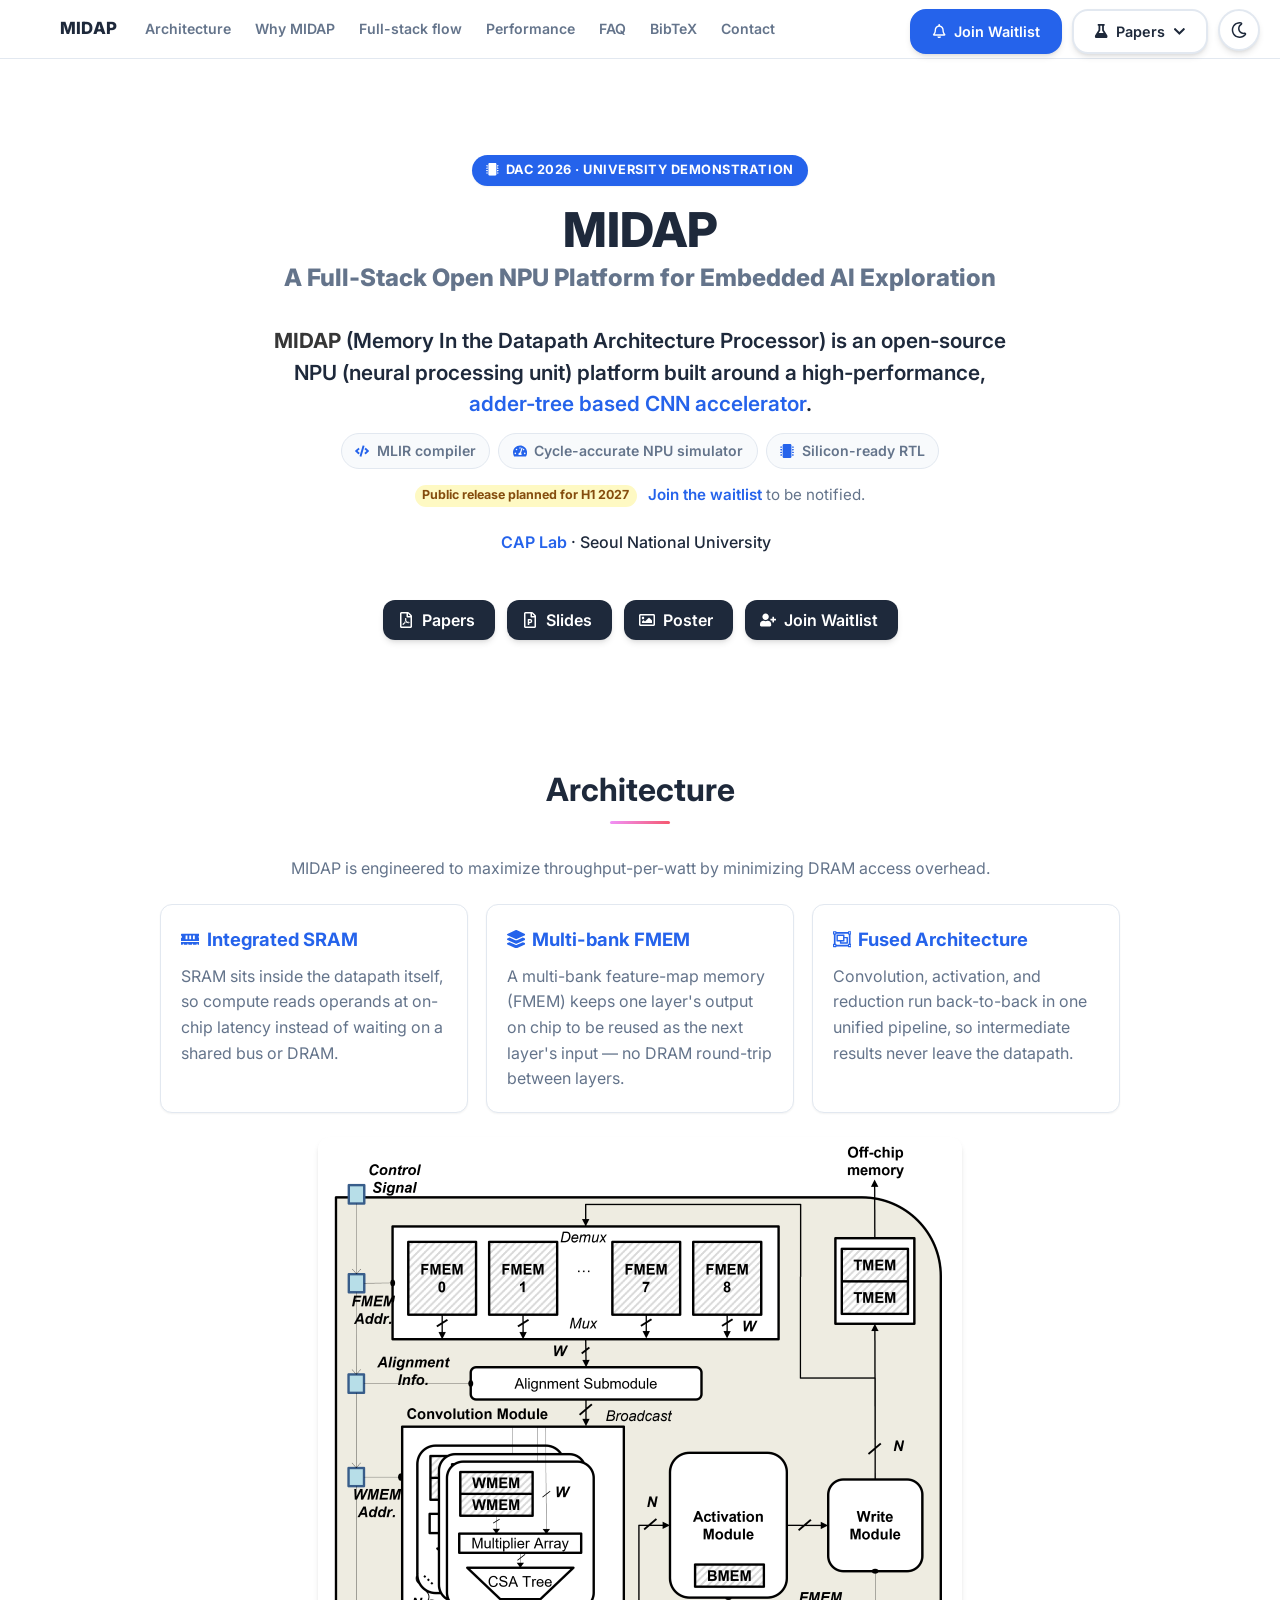
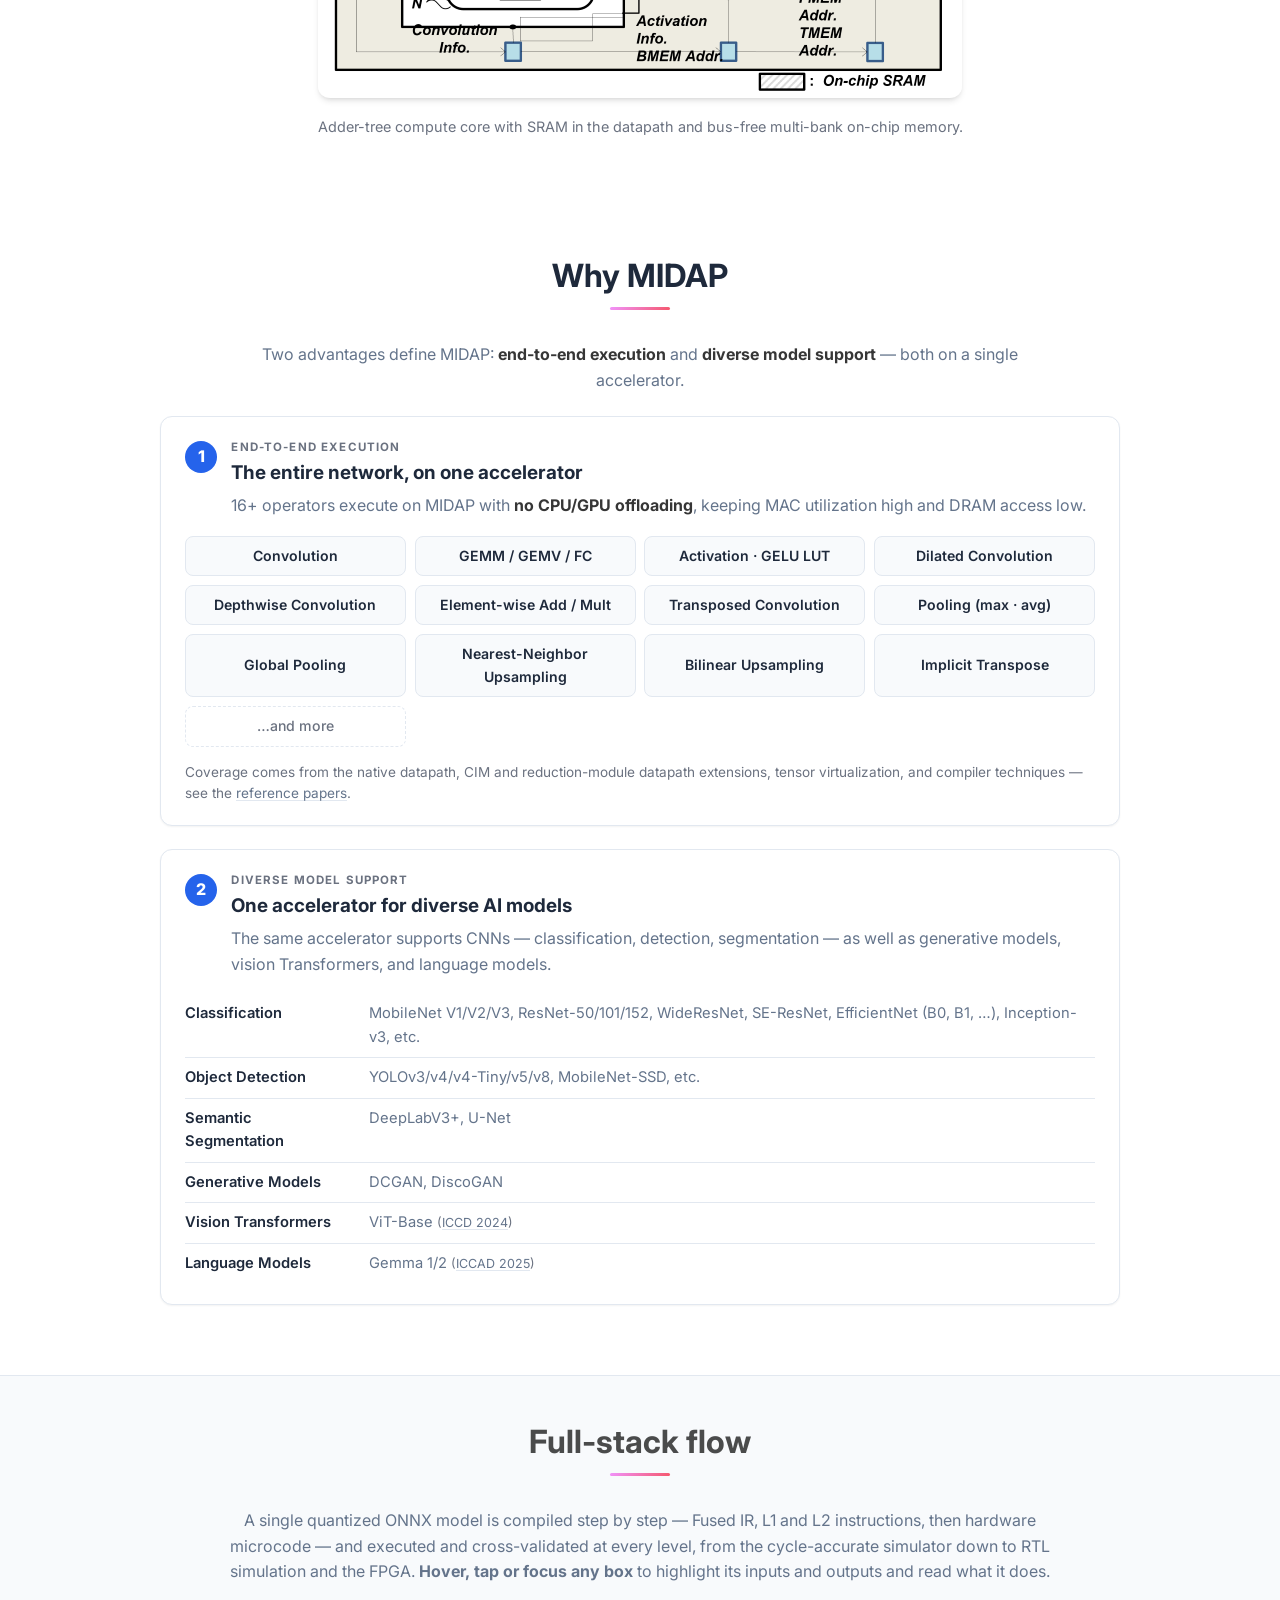
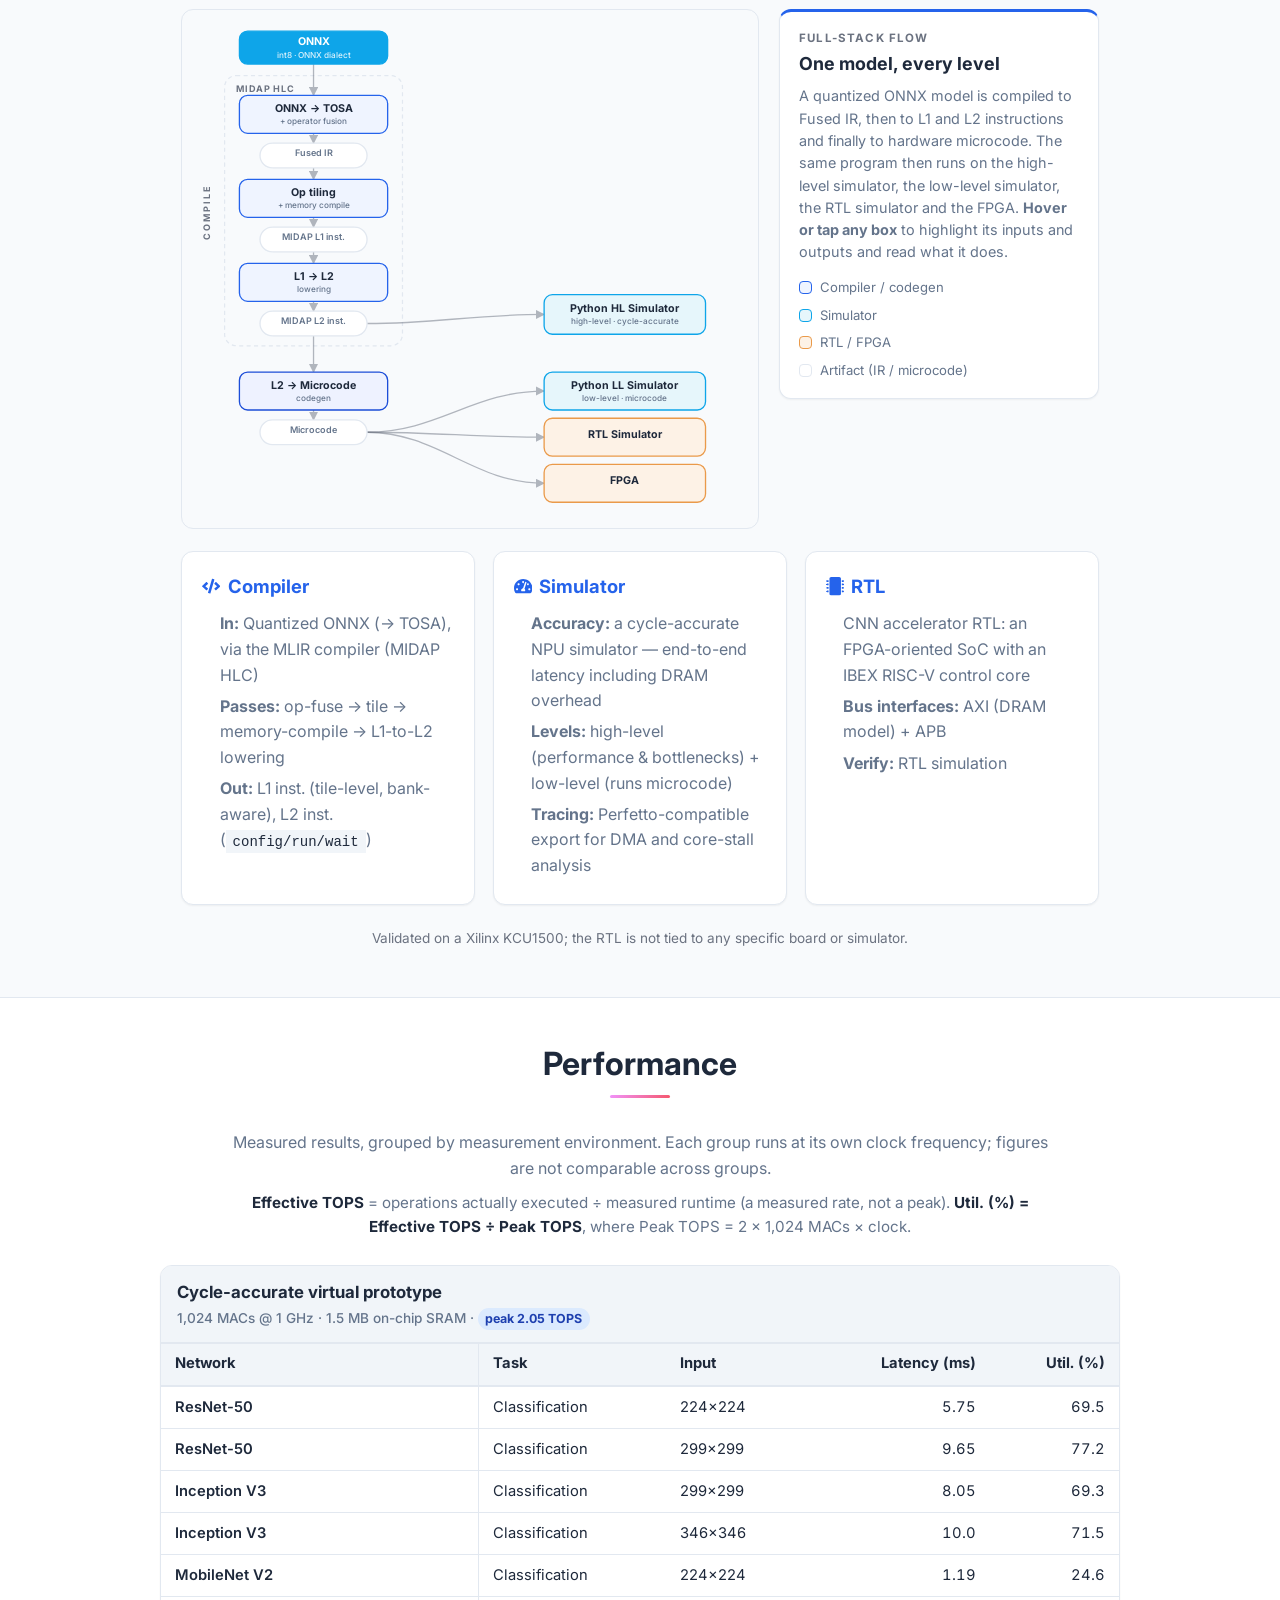
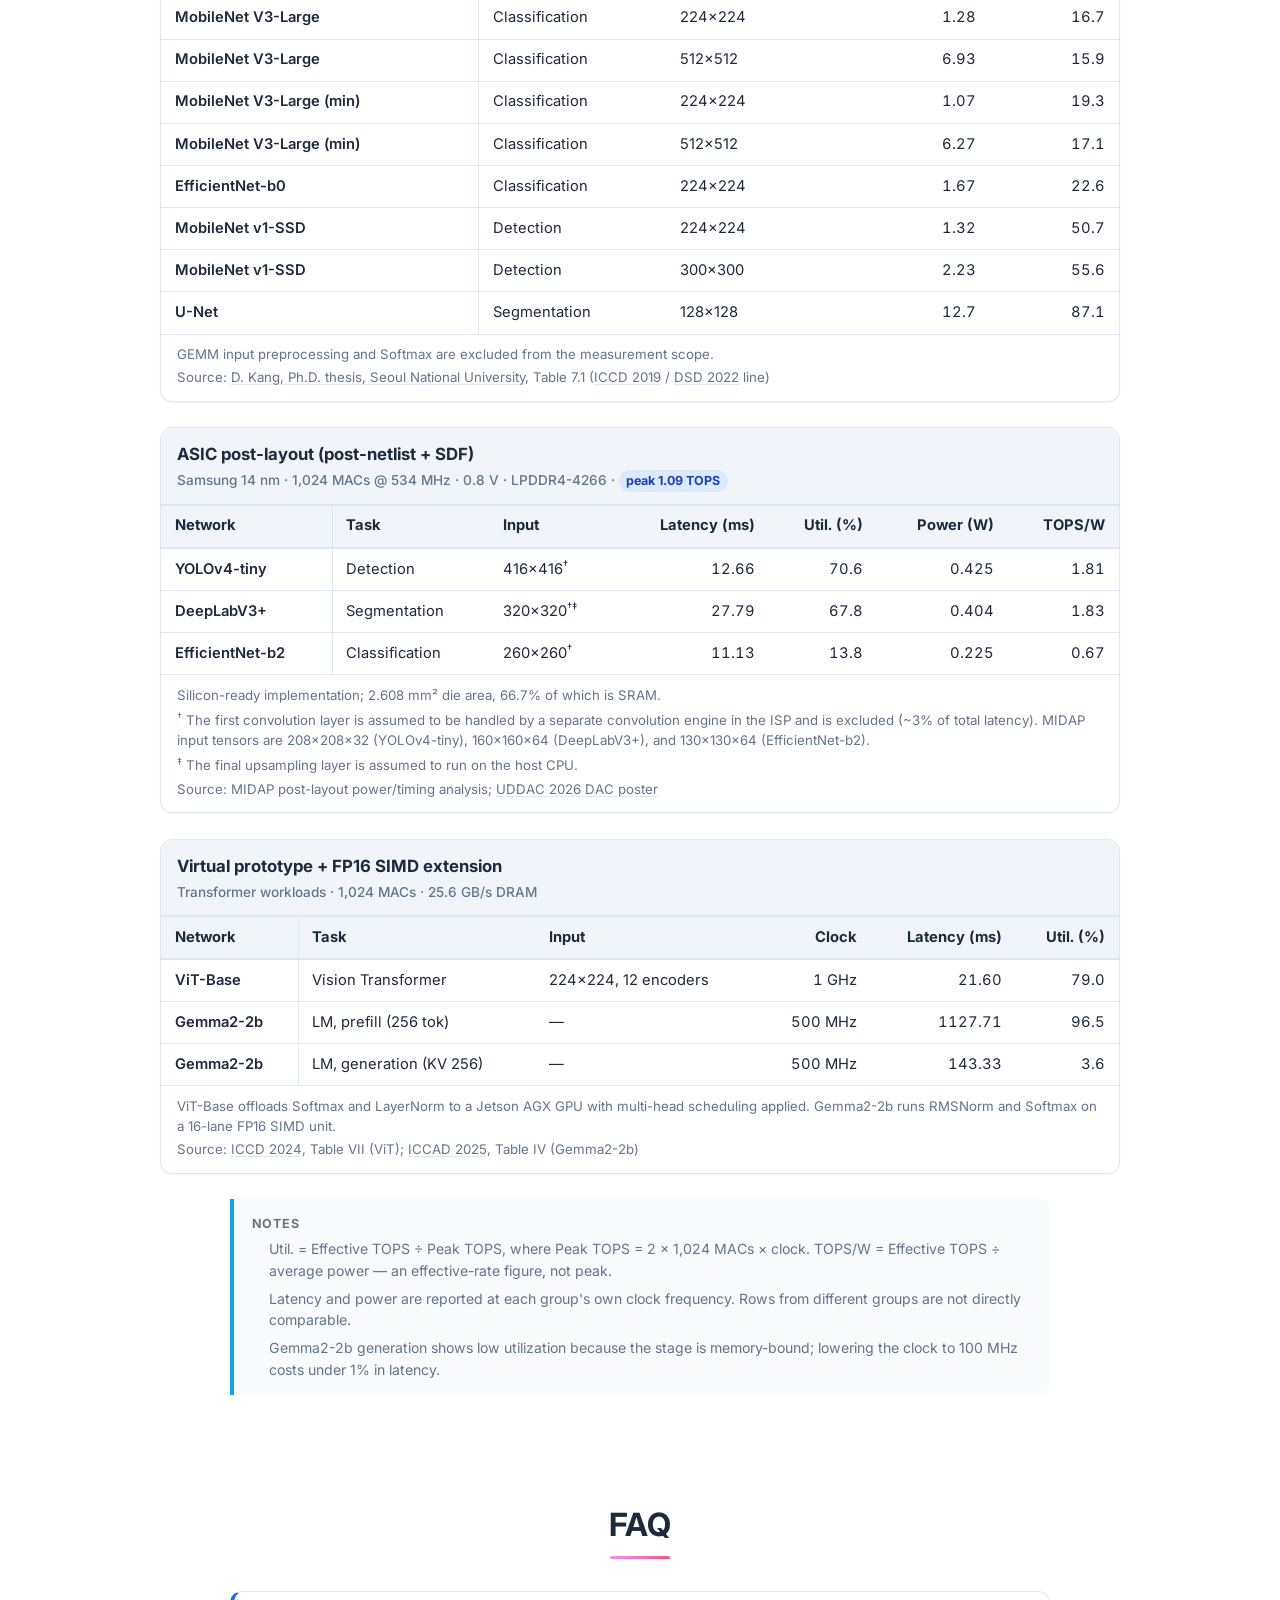
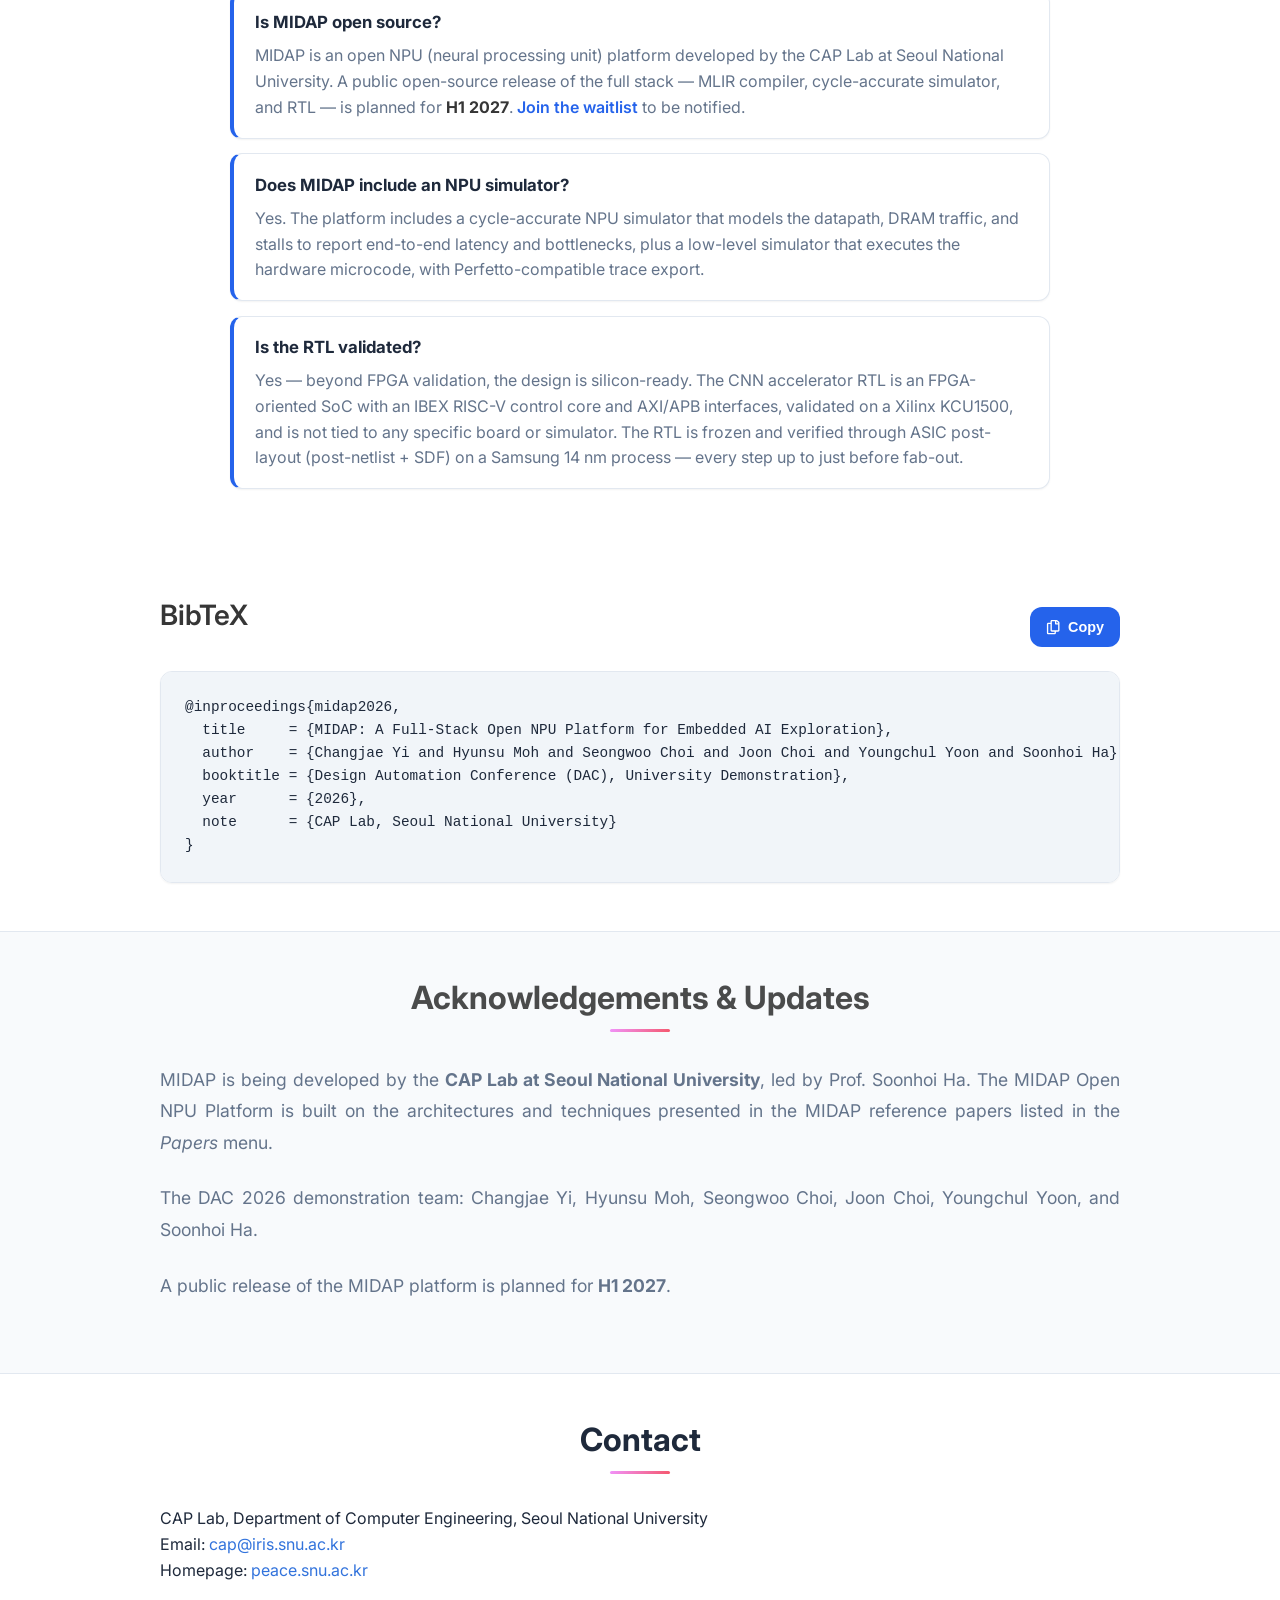
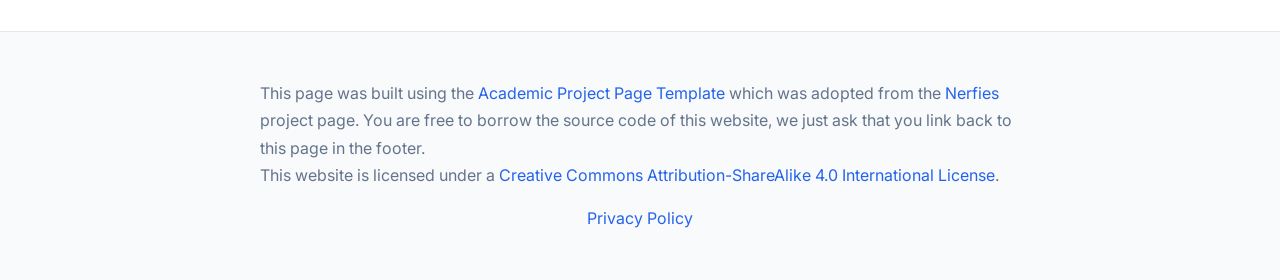
<file: index.html>
<!DOCTYPE html>
<html lang="en">
<head>
  <meta charset="utf-8">
  <meta name="viewport" content="width=device-width, initial-scale=1">

  <meta name="description" content="MIDAP is an open-source NPU platform: adder-tree CNN accelerator with an MLIR compiler, cycle-accurate simulator, and FPGA-validated RTL for embedded AI.">
  <meta name="keywords" content="NPU, neural processing unit, open-source NPU, NPU simulator, CNN accelerator, CNN accelerator RTL, adder-tree, deep learning accelerator, embedded AI, MLIR compiler, cycle-accurate simulator, RTL, FPGA, SRAM datapath, tensor virtualization">
  <meta name="robots" content="index, follow">

  <meta name="google-site-verification" content="iQ9bUsZCxR4jG-ISlW85LsELpBdE8vcMtyw1T3hX8YI">

  <meta property="og:type" content="website">
  <meta property="og:site_name" content="CAP Lab · Seoul National University">
  <meta property="og:locale" content="en_US">
  <meta property="og:title" content="MIDAP: A Full-Stack Open NPU Platform for Embedded AI Exploration">
  <meta property="og:description" content="An open adder-tree NPU platform with SRAM in the datapath, a full compiler + cycle-accurate simulator, and FPGA-validated RTL. DAC 2026 University Demonstration.">
  <meta property="og:url" content="https://openmidap.github.io/">
  <meta property="og:image" content="https://openmidap.github.io/static/images/og-card.png">
  <meta property="og:image:width" content="1200">
  <meta property="og:image:height" content="630">
  <meta property="og:image:alt" content="MIDAP: A Full-Stack Open NPU Platform for Embedded AI Exploration — compiler, cycle-accurate simulator, silicon-ready RTL. DAC 2026.">
  <link rel="canonical" href="https://openmidap.github.io/">

  <meta name="twitter:card" content="summary_large_image">
  <meta name="twitter:title" content="MIDAP: A Full-Stack Open NPU Platform for Embedded AI Exploration">
  <meta name="twitter:description" content="Adder-tree NPU with SRAM in the datapath, full compiler + cycle-accurate simulator, FPGA-validated RTL. DAC 2026 University Demonstration.">
  <meta name="twitter:image" content="https://openmidap.github.io/static/images/og-card.png">
  <meta name="twitter:image:alt" content="MIDAP: A Full-Stack Open NPU Platform for Embedded AI Exploration — compiler, cycle-accurate simulator, silicon-ready RTL. DAC 2026.">

  <meta name="citation_title" content="MIDAP: A Full-Stack Open NPU Platform for Embedded AI Exploration">
  <meta name="citation_author" content="Changjae Yi">
  <meta name="citation_author" content="Hyunsu Moh">
  <meta name="citation_author" content="Seongwoo Choi">
  <meta name="citation_author" content="Joon Choi">
  <meta name="citation_author" content="Youngchul Yoon">
  <meta name="citation_author" content="Soonhoi Ha">
  <meta name="citation_publication_date" content="2026">
  <meta name="citation_conference_title" content="Design Automation Conference (DAC) — University Demonstration">
  <meta name="citation_pdf_url" content="https://openmidap.github.io/static/pdfs/poster.pdf">

  <meta name="theme-color" content="#2563eb" media="(prefers-color-scheme: light)">
  <meta name="theme-color" content="#0f172a" media="(prefers-color-scheme: dark)">

  <link rel="preconnect" href="https://fonts.googleapis.com">
  <link rel="preconnect" href="https://fonts.gstatic.com" crossorigin>

  <title>MIDAP: Open NPU Platform for Embedded AI | DAC 2026</title>

  <link rel="icon" type="image/svg+xml" href="static/images/favicon.svg">
  <link rel="icon" type="image/png" sizes="32x32" href="static/images/favicon-32.png">
  <link rel="apple-touch-icon" href="static/images/apple-touch-icon.png">

  <script>
    /* apply the visitor's stored theme choice before first paint */
    try {
      var t = localStorage.getItem('midap-theme');
      if (t === 'light' || t === 'dark') document.documentElement.setAttribute('data-theme', t);
    } catch (e) { /* storage blocked: follow the OS preference */ }
  </script>
  <link rel="stylesheet" href="static/css/bulma.min.css">
  <link rel="stylesheet" href="static/css/index.css">

  <link href="https://fonts.googleapis.com/css2?family=Inter:wght@400;500;600;700;800&display=swap" rel="stylesheet">

  <script defer src="static/js/index.js"></script>
  <noscript><style>.fspanel { display: none; }</style></noscript>

  <script type="application/ld+json">
  {
    "@context": "https://schema.org",
    "@type": "SoftwareSourceCode",
    "name": "MIDAP: A Full-Stack Open NPU Platform for Embedded AI Exploration",
    "description": "An open adder-tree NPU platform with SRAM in the datapath, a full MLIR compiler, a cycle-accurate simulator, and FPGA-validated RTL for embedded CNN inference.",
    "url": "https://openmidap.github.io/",
    "image": "https://openmidap.github.io/static/images/og-card.png",
    "programmingLanguage": ["Python", "C++", "MLIR", "SystemVerilog"],
    "author": {"@type": "Organization", "name": "CAP Lab, Seoul National University", "url": "https://peace.snu.ac.kr"},
    "publisher": {"@type": "Organization", "name": "CAP Lab, Seoul National University", "url": "https://peace.snu.ac.kr"},
    "keywords": ["NPU", "neural processing unit", "open-source NPU", "NPU simulator", "CNN accelerator", "adder-tree", "MLIR", "cycle-accurate simulator", "RTL", "FPGA", "embedded AI"]
  }
  </script>

  <script type="application/ld+json">
  {
    "@context": "https://schema.org",
    "@type": "FAQPage",
    "mainEntity": [
      {
        "@type": "Question",
        "name": "Is MIDAP open source?",
        "acceptedAnswer": {"@type": "Answer", "text": "MIDAP is an open NPU (neural processing unit) platform developed by the CAP Lab at Seoul National University. A public open-source release of the full stack — MLIR compiler, cycle-accurate simulator, and RTL — is planned for H1 2027. Join the waitlist to be notified."}
      },
      {
        "@type": "Question",
        "name": "Does MIDAP include an NPU simulator?",
        "acceptedAnswer": {"@type": "Answer", "text": "Yes. The platform includes a cycle-accurate NPU simulator that models the datapath, DRAM traffic, and stalls to report end-to-end latency and bottlenecks, plus a low-level simulator that executes the hardware microcode, with Perfetto-compatible trace export."}
      },
      {
        "@type": "Question",
        "name": "Is the RTL validated?",
        "acceptedAnswer": {"@type": "Answer", "text": "Yes — beyond FPGA validation, the design is silicon-ready. The CNN accelerator RTL is an FPGA-oriented SoC with an IBEX RISC-V control core and AXI/APB interfaces, validated on a Xilinx KCU1500, and is not tied to any specific board or simulator. The RTL is frozen and verified through ASIC post-layout (post-netlist + SDF) on a Samsung 14 nm process — every step up to just before fab-out."}
      }
    ]
  }
  </script>

  <!-- Cookieless, aggregate-only visit counts (see privacy.html) -->
  <script data-goatcounter="https://openmidap.goatcounter.com/count"
          async src="https://gc.zgo.at/count.js"></script>
</head>
<body>

  <a class="skip-link" href="#main-content">Skip to content</a>

  <!-- Inline icon sprite (Font Awesome 5.15.1 path data, CC BY 4.0) — replaces the
       former 1.17 MB fontawesome.all.min.js + fontawesome.all.min.css double delivery. -->
  <svg xmlns="http://www.w3.org/2000/svg" style="display:none" aria-hidden="true">
    <symbol id="i-chevron-up" viewBox="0 0 448 512"><path fill="currentColor" d="M240.971 130.524l194.343 194.343c9.373 9.373 9.373 24.569 0 33.941l-22.667 22.667c-9.357 9.357-24.522 9.375-33.901.04L224 227.495 69.255 381.516c-9.379 9.335-24.544 9.317-33.901-.04l-22.667-22.667c-9.373-9.373-9.373-24.569 0-33.941L207.03 130.525c9.372-9.373 24.568-9.373 33.941-.001z"/></symbol>
    <symbol id="i-bell" viewBox="0 0 448 512"><path fill="currentColor" d="M439.39 362.29c-19.32-20.76-55.47-51.99-55.47-154.29 0-77.7-54.48-139.9-127.94-155.16V32c0-17.67-14.32-32-31.98-32s-31.98 14.33-31.98 32v20.84C118.56 68.1 64.08 130.3 64.08 208c0 102.3-36.15 133.53-55.47 154.29-6 6.45-8.66 14.16-8.61 21.71.11 16.4 12.98 32 32.1 32h383.8c19.12 0 32-15.6 32.1-32 .05-7.55-2.61-15.27-8.61-21.71zM67.53 368c21.22-27.97 44.42-74.33 44.53-159.42 0-.2-.06-.38-.06-.58 0-61.86 50.14-112 112-112s112 50.14 112 112c0 .2-.06.38-.06.58.11 85.1 23.31 131.46 44.53 159.42H67.53zM224 512c35.32 0 63.97-28.65 63.97-64H160.03c0 35.35 28.65 64 63.97 64z"/></symbol>
    <symbol id="i-flask" viewBox="0 0 448 512"><path fill="currentColor" d="M437.2 403.5L320 215V64h8c13.3 0 24-10.7 24-24V24c0-13.3-10.7-24-24-24H120c-13.3 0-24 10.7-24 24v16c0 13.3 10.7 24 24 24h8v151L10.8 403.5C-18.5 450.6 15.3 512 70.9 512h306.2c55.7 0 89.4-61.5 60.1-108.5zM137.9 320l48.2-77.6c3.7-5.2 5.8-11.6 5.8-18.4V64h64v160c0 6.9 2.2 13.2 5.8 18.4l48.2 77.6h-172z"/></symbol>
    <symbol id="i-chevron-down" viewBox="0 0 448 512"><path fill="currentColor" d="M207.029 381.476L12.686 187.132c-9.373-9.373-9.373-24.569 0-33.941l22.667-22.667c9.357-9.357 24.522-9.375 33.901-.04L224 284.505l154.745-154.021c9.379-9.335 24.544-9.317 33.901.04l22.667 22.667c9.373 9.373 9.373 24.569 0 33.941L240.971 381.476c-9.373 9.372-24.569 9.372-33.942 0z"/></symbol>
    <symbol id="i-times" viewBox="0 0 352 512"><path fill="currentColor" d="M242.72 256l100.07-100.07c12.28-12.28 12.28-32.19 0-44.48l-22.24-22.24c-12.28-12.28-32.19-12.28-44.48 0L176 189.28 75.93 89.21c-12.28-12.28-32.19-12.28-44.48 0L9.21 111.45c-12.28 12.28-12.28 32.19 0 44.48L109.28 256 9.21 356.07c-12.28 12.28-12.28 32.19 0 44.48l22.24 22.24c12.28 12.28 32.2 12.28 44.48 0L176 322.72l100.07 100.07c12.28 12.28 32.2 12.28 44.48 0l22.24-22.24c12.28-12.28 12.28-32.19 0-44.48L242.72 256z"/></symbol>
    <symbol id="i-external-link" viewBox="0 0 512 512"><path fill="currentColor" d="M432,320H400a16,16,0,0,0-16,16V448H64V128H208a16,16,0,0,0,16-16V80a16,16,0,0,0-16-16H48A48,48,0,0,0,0,112V464a48,48,0,0,0,48,48H400a48,48,0,0,0,48-48V336A16,16,0,0,0,432,320ZM488,0h-128c-21.37,0-32.05,25.91-17,41l35.73,35.73L135,320.37a24,24,0,0,0,0,34L157.67,377a24,24,0,0,0,34,0L435.28,133.32,471,169c15,15,41,4.5,41-17V24A24,24,0,0,0,488,0Z"/></symbol>
    <symbol id="i-microchip" viewBox="0 0 512 512"><path fill="currentColor" d="M416 48v416c0 26.51-21.49 48-48 48H144c-26.51 0-48-21.49-48-48V48c0-26.51 21.49-48 48-48h224c26.51 0 48 21.49 48 48zm96 58v12a6 6 0 0 1-6 6h-18v6a6 6 0 0 1-6 6h-42V88h42a6 6 0 0 1 6 6v6h18a6 6 0 0 1 6 6zm0 96v12a6 6 0 0 1-6 6h-18v6a6 6 0 0 1-6 6h-42v-48h42a6 6 0 0 1 6 6v6h18a6 6 0 0 1 6 6zm0 96v12a6 6 0 0 1-6 6h-18v6a6 6 0 0 1-6 6h-42v-48h42a6 6 0 0 1 6 6v6h18a6 6 0 0 1 6 6zm0 96v12a6 6 0 0 1-6 6h-18v6a6 6 0 0 1-6 6h-42v-48h42a6 6 0 0 1 6 6v6h18a6 6 0 0 1 6 6zM30 376h42v48H30a6 6 0 0 1-6-6v-6H6a6 6 0 0 1-6-6v-12a6 6 0 0 1 6-6h18v-6a6 6 0 0 1 6-6zm0-96h42v48H30a6 6 0 0 1-6-6v-6H6a6 6 0 0 1-6-6v-12a6 6 0 0 1 6-6h18v-6a6 6 0 0 1 6-6zm0-96h42v48H30a6 6 0 0 1-6-6v-6H6a6 6 0 0 1-6-6v-12a6 6 0 0 1 6-6h18v-6a6 6 0 0 1 6-6zm0-96h42v48H30a6 6 0 0 1-6-6v-6H6a6 6 0 0 1-6-6v-12a6 6 0 0 1 6-6h18v-6a6 6 0 0 1 6-6z"/></symbol>
    <symbol id="i-file-pdf" viewBox="0 0 384 512"><path fill="currentColor" d="M369.9 97.9L286 14C277 5 264.8-.1 252.1-.1H48C21.5 0 0 21.5 0 48v416c0 26.5 21.5 48 48 48h288c26.5 0 48-21.5 48-48V131.9c0-12.7-5.1-25-14.1-34zM332.1 128H256V51.9l76.1 76.1zM48 464V48h160v104c0 13.3 10.7 24 24 24h104v288H48zm250.2-143.7c-12.2-12-47-8.7-64.4-6.5-17.2-10.5-28.7-25-36.8-46.3 3.9-16.1 10.1-40.6 5.4-56-4.2-26.2-37.8-23.6-42.6-5.9-4.4 16.1-.4 38.5 7 67.1-10 23.9-24.9 56-35.4 74.4-20 10.3-47 26.2-51 46.2-3.3 15.8 26 55.2 76.1-31.2 22.4-7.4 46.8-16.5 68.4-20.1 18.9 10.2 41 17 55.8 17 25.5 0 28-28.2 17.5-38.7zm-198.1 77.8c5.1-13.7 24.5-29.5 30.4-35-19 30.3-30.4 35.7-30.4 35zm81.6-190.6c7.4 0 6.7 32.1 1.8 40.8-4.4-13.9-4.3-40.8-1.8-40.8zm-24.4 136.6c9.7-16.9 18-37 24.7-54.7 8.3 15.1 18.9 27.2 30.1 35.5-20.8 4.3-38.9 13.1-54.8 19.2zm131.6-5s-5 6-37.3-7.8c35.1-2.6 40.9 5.4 37.3 7.8z"/></symbol>
    <symbol id="i-file-powerpoint" viewBox="0 0 384 512"><path fill="currentColor" d="M369.9 97.9L286 14C277 5 264.8-.1 252.1-.1H48C21.5 0 0 21.5 0 48v416c0 26.5 21.5 48 48 48h288c26.5 0 48-21.5 48-48V131.9c0-12.7-5.1-25-14.1-34zM332.1 128H256V51.9l76.1 76.1zM48 464V48h160v104c0 13.3 10.7 24 24 24h104v288H48zm72-60V236c0-6.6 5.4-12 12-12h69.2c36.7 0 62.8 27 62.8 66.3 0 74.3-68.7 66.5-95.5 66.5V404c0 6.6-5.4 12-12 12H132c-6.6 0-12-5.4-12-12zm48.5-87.4h23c7.9 0 13.9-2.4 18.1-7.2 8.5-9.8 8.4-28.5.1-37.8-4.1-4.6-9.9-7-17.4-7h-23.9v52z"/></symbol>
    <symbol id="i-image" viewBox="0 0 512 512"><path fill="currentColor" d="M464 64H48C21.49 64 0 85.49 0 112v288c0 26.51 21.49 48 48 48h416c26.51 0 48-21.49 48-48V112c0-26.51-21.49-48-48-48zm-6 336H54a6 6 0 0 1-6-6V118a6 6 0 0 1 6-6h404a6 6 0 0 1 6 6v276a6 6 0 0 1-6 6zM128 152c-22.091 0-40 17.909-40 40s17.909 40 40 40 40-17.909 40-40-17.909-40-40-40zM96 352h320v-80l-87.515-87.515c-4.686-4.686-12.284-4.686-16.971 0L192 304l-39.515-39.515c-4.686-4.686-12.284-4.686-16.971 0L96 304v48z"/></symbol>
    <symbol id="i-user-plus" viewBox="0 0 640 512"><path fill="currentColor" d="M624 208h-64v-64c0-8.8-7.2-16-16-16h-32c-8.8 0-16 7.2-16 16v64h-64c-8.8 0-16 7.2-16 16v32c0 8.8 7.2 16 16 16h64v64c0 8.8 7.2 16 16 16h32c8.8 0 16-7.2 16-16v-64h64c8.8 0 16-7.2 16-16v-32c0-8.8-7.2-16-16-16zm-400 48c70.7 0 128-57.3 128-128S294.7 0 224 0 96 57.3 96 128s57.3 128 128 128zm89.6 32h-16.7c-22.2 10.2-46.9 16-72.9 16s-50.6-5.8-72.9-16h-16.7C60.2 288 0 348.2 0 422.4V464c0 26.5 21.5 48 48 48h352c26.5 0 48-21.5 48-48v-41.6c0-74.2-60.2-134.4-134.4-134.4z"/></symbol>
    <symbol id="i-memory" viewBox="0 0 640 512"><path fill="currentColor" d="M640 130.94V96c0-17.67-14.33-32-32-32H32C14.33 64 0 78.33 0 96v34.94c18.6 6.61 32 24.19 32 45.06s-13.4 38.45-32 45.06V320h640v-98.94c-18.6-6.61-32-24.19-32-45.06s13.4-38.45 32-45.06zM224 256h-64V128h64v128zm128 0h-64V128h64v128zm128 0h-64V128h64v128zM0 448h64v-26.67c0-8.84 7.16-16 16-16s16 7.16 16 16V448h128v-26.67c0-8.84 7.16-16 16-16s16 7.16 16 16V448h128v-26.67c0-8.84 7.16-16 16-16s16 7.16 16 16V448h128v-26.67c0-8.84 7.16-16 16-16s16 7.16 16 16V448h64v-96H0v96z"/></symbol>
    <symbol id="i-layer-group" viewBox="0 0 512 512"><path fill="currentColor" d="M12.41 148.02l232.94 105.67c6.8 3.09 14.49 3.09 21.29 0l232.94-105.67c16.55-7.51 16.55-32.52 0-40.03L266.65 2.31a25.607 25.607 0 0 0-21.29 0L12.41 107.98c-16.55 7.51-16.55 32.53 0 40.04zm487.18 88.28l-58.09-26.33-161.64 73.27c-7.56 3.43-15.59 5.17-23.86 5.17s-16.29-1.74-23.86-5.17L70.51 209.97l-58.1 26.33c-16.55 7.5-16.55 32.5 0 40l232.94 105.59c6.8 3.08 14.49 3.08 21.29 0L499.59 276.3c16.55-7.5 16.55-32.5 0-40zm0 127.8l-57.87-26.23-161.86 73.37c-7.56 3.43-15.59 5.17-23.86 5.17s-16.29-1.74-23.86-5.17L70.29 337.87 12.41 364.1c-16.55 7.5-16.55 32.5 0 40l232.94 105.59c6.8 3.08 14.49 3.08 21.29 0L499.59 404.1c16.55-7.5 16.55-32.5 0-40z"/></symbol>
    <symbol id="i-object-group" viewBox="0 0 512 512"><path fill="currentColor" d="M500 128c6.627 0 12-5.373 12-12V44c0-6.627-5.373-12-12-12h-72c-6.627 0-12 5.373-12 12v12H96V44c0-6.627-5.373-12-12-12H12C5.373 32 0 37.373 0 44v72c0 6.627 5.373 12 12 12h12v256H12c-6.627 0-12 5.373-12 12v72c0 6.627 5.373 12 12 12h72c6.627 0 12-5.373 12-12v-12h320v12c0 6.627 5.373 12 12 12h72c6.627 0 12-5.373 12-12v-72c0-6.627-5.373-12-12-12h-12V128h12zm-52-64h32v32h-32V64zM32 64h32v32H32V64zm32 384H32v-32h32v32zm416 0h-32v-32h32v32zm-40-64h-12c-6.627 0-12 5.373-12 12v12H96v-12c0-6.627-5.373-12-12-12H72V128h12c6.627 0 12-5.373 12-12v-12h320v12c0 6.627 5.373 12 12 12h12v256zm-36-192h-84v-52c0-6.628-5.373-12-12-12H108c-6.627 0-12 5.372-12 12v168c0 6.628 5.373 12 12 12h84v52c0 6.628 5.373 12 12 12h200c6.627 0 12-5.372 12-12V204c0-6.628-5.373-12-12-12zm-268-24h144v112H136V168zm240 176H232v-24h76c6.627 0 12-5.372 12-12v-76h56v112z"/></symbol>
    <symbol id="i-code" viewBox="0 0 640 512"><path fill="currentColor" d="M278.9 511.5l-61-17.7c-6.4-1.8-10-8.5-8.2-14.9L346.2 8.7c1.8-6.4 8.5-10 14.9-8.2l61 17.7c6.4 1.8 10 8.5 8.2 14.9L293.8 503.3c-1.9 6.4-8.5 10.1-14.9 8.2zm-114-112.2l43.5-46.4c4.6-4.9 4.3-12.7-.8-17.2L117 256l90.6-79.7c5.1-4.5 5.5-12.3.8-17.2l-43.5-46.4c-4.5-4.8-12.1-5.1-17-.5L3.8 247.2c-5.1 4.7-5.1 12.8 0 17.5l144.1 135.1c4.9 4.6 12.5 4.4 17-.5zm327.2.6l144.1-135.1c5.1-4.7 5.1-12.8 0-17.5L492.1 112.1c-4.8-4.5-12.4-4.3-17 .5L431.6 159c-4.6 4.9-4.3 12.7.8 17.2L523 256l-90.6 79.7c-5.1 4.5-5.5 12.3-.8 17.2l43.5 46.4c4.5 4.9 12.1 5.1 17 .6z"/></symbol>
    <symbol id="i-gauge" viewBox="0 0 576 512"><path fill="currentColor" d="M288 32C128.94 32 0 160.94 0 320c0 52.8 14.25 102.26 39.06 144.8 5.61 9.62 16.3 15.2 27.44 15.2h443c11.14 0 21.83-5.58 27.44-15.2C561.75 422.26 576 372.8 576 320c0-159.06-128.94-288-288-288zm0 64c14.71 0 26.58 10.13 30.32 23.65-1.11 2.26-2.64 4.23-3.45 6.67l-9.22 27.67c-5.13 3.49-10.97 6.01-17.64 6.01-17.67 0-32-14.33-32-32S270.33 96 288 96zM96 384c-17.67 0-32-14.33-32-32s14.33-32 32-32 32 14.33 32 32-14.33 32-32 32zm48-160c-17.67 0-32-14.33-32-32s14.33-32 32-32 32 14.33 32 32-14.33 32-32 32zm246.77-72.41l-61.33 184C343.13 347.33 352 364.54 352 384c0 11.72-3.38 22.55-8.88 32H232.88c-5.5-9.45-8.88-20.28-8.88-32 0-33.94 26.5-61.43 59.9-63.59l61.34-184.01c4.17-12.56 17.73-19.45 30.36-15.17 12.57 4.19 19.35 17.79 15.17 30.36zm14.66 57.2l15.52-46.55c3.47-1.29 7.13-2.23 11.05-2.23 17.67 0 32 14.33 32 32s-14.33 32-32 32c-11.38-.01-20.89-6.28-26.57-15.22zM480 384c-17.67 0-32-14.33-32-32s14.33-32 32-32 32 14.33 32 32-14.33 32-32 32z"/></symbol>
    <symbol id="i-copy" viewBox="0 0 448 512"><path fill="currentColor" d="M433.941 65.941l-51.882-51.882A48 48 0 0 0 348.118 0H176c-26.51 0-48 21.49-48 48v48H48c-26.51 0-48 21.49-48 48v320c0 26.51 21.49 48 48 48h224c26.51 0 48-21.49 48-48v-48h80c26.51 0 48-21.49 48-48V99.882a48 48 0 0 0-14.059-33.941zM266 464H54a6 6 0 0 1-6-6V150a6 6 0 0 1 6-6h74v224c0 26.51 21.49 48 48 48h96v42a6 6 0 0 1-6 6zm128-96H182a6 6 0 0 1-6-6V54a6 6 0 0 1 6-6h106v88c0 13.255 10.745 24 24 24h88v202a6 6 0 0 1-6 6zm6-256h-64V48h9.632c1.591 0 3.117.632 4.243 1.757l48.368 48.368a6 6 0 0 1 1.757 4.243V112z"/></symbol>
    <symbol id="i-moon" viewBox="0 0 512 512"><path fill="currentColor" d="M279.135 512c78.756 0 150.982-35.804 198.844-94.775 28.27-34.831-2.558-85.722-46.249-77.401-82.348 15.683-158.272-47.268-158.272-130.792 0-48.424 26.06-92.292 67.434-115.836 38.745-22.05 28.999-80.788-15.022-88.919A257.936 257.936 0 0 0 279.135 0c-141.36 0-256 114.575-256 256 0 141.36 114.576 256 256 256zm0-464c12.985 0 25.689 1.201 38.016 3.478-54.76 31.163-91.693 90.042-91.693 157.554 0 113.848 103.641 199.2 215.252 177.944C402.574 433.964 344.366 464 279.135 464c-114.875 0-208-93.125-208-208s93.125-208 208-208z"/></symbol>
    <symbol id="i-sun" viewBox="0 0 512 512"><path fill="currentColor" d="M494.2 221.9l-59.8-40.5 13.7-71c2.6-13.2-1.6-26.8-11.1-36.4-9.6-9.5-23.2-13.7-36.2-11.1l-70.9 13.7-40.4-59.9c-15.1-22.3-51.9-22.3-67 0l-40.4 59.9-70.8-13.7C98 60.4 84.5 64.5 75 74.1c-9.5 9.6-13.7 23.1-11.1 36.3l13.7 71-59.8 40.5C6.6 229.5 0 242 0 255.5s6.7 26 17.8 33.5l59.8 40.5-13.7 71c-2.6 13.2 1.6 26.8 11.1 36.3 9.5 9.5 22.9 13.7 36.3 11.1l70.8-13.7 40.4 59.9C230 505.3 242.6 512 256 512s26-6.7 33.5-17.8l40.4-59.9 70.9 13.7c13.4 2.7 26.8-1.6 36.3-11.1 9.5-9.5 13.6-23.1 11.1-36.3l-13.7-71 59.8-40.5c11.1-7.5 17.8-20.1 17.8-33.5-.1-13.6-6.7-26.1-17.9-33.7zm-112.9 85.6l17.6 91.2-91-17.6L256 458l-51.9-77-90.9 17.6 17.6-91.2-76.8-52 76.8-52-17.6-91.2 91 17.6L256 53l51.9 76.9 91-17.6-17.6 91.1 76.8 52-76.8 52.1zM256 152c-57.3 0-104 46.7-104 104s46.7 104 104 104 104-46.7 104-104-46.7-104-104-104zm0 160c-30.9 0-56-25.1-56-56s25.1-56 56-56 56 25.1 56 56-25.1 56-56 56z"/></symbol>
  </svg>

  <nav class="site-nav" aria-label="Page sections">
    <div class="site-nav-inner">
      <a class="site-nav-brand" href="#main-content">MIDAP</a>
      <div class="site-nav-links">
        <a href="#architecture">Architecture</a>
        <a href="#why-midap">Why MIDAP</a>
        <a href="#flow">Full-stack flow</a>
        <a href="#performance">Performance</a>
        <a href="#faq">FAQ</a>
        <a href="#BibTeX">BibTeX</a>
        <a href="#contact">Contact</a>
      </div>
    </div>
  </nav>

  <main id="main-content">

  <!-- ==================== HERO ==================== -->
  <section class="hero">
    <div class="hero-body">
      <div class="container is-max-desktop">
        <div class="columns is-centered">
          <div class="column has-text-centered">

            <span class="dac-badge"><svg class="fai" aria-hidden="true"><use href="#i-microchip"/></svg>DAC 2026 · University Demonstration</span>

            <h1 class="title is-1 publication-title">MIDAP
              <span class="publication-subtitle">A Full-Stack Open NPU Platform for Embedded AI Exploration</span>
            </h1>

            <p class="hero-tagline">
              <strong>MIDAP</strong> (Memory In the Datapath Architecture Processor) is an
              open-source NPU (neural processing unit) platform built around a high-performance,
              <span class="accent">adder-tree based CNN accelerator</span>.
            </p>

            <p class="hero-stack" aria-label="What the full stack includes">
              <span class="hero-stack-chip"><svg class="fai" aria-hidden="true"><use href="#i-code"/></svg>MLIR compiler</span>
              <span class="hero-stack-chip"><svg class="fai" aria-hidden="true"><use href="#i-gauge"/></svg>Cycle-accurate NPU simulator</span>
              <span class="hero-stack-chip"><svg class="fai" aria-hidden="true"><use href="#i-microchip"/></svg>Silicon-ready RTL</span>
            </p>

            <p class="hero-status">
              <span class="pill soon">Public release planned for H1 2027</span>
              <a href="#" onclick="openWaitlist(); return false;">Join the waitlist</a> to be notified.
            </p>

            <div class="is-size-6 publication-authors" style="margin-top:1.4rem;">
              <span class="author-block"><a href="https://peace.snu.ac.kr" target="_blank" rel="noopener noreferrer">CAP Lab</a> · Seoul National University</span>
            </div>

            <!-- ==================== LINK BUTTONS (public actions + waitlist) ==================== -->
            <div class="column has-text-centered" style="margin-top:1.5rem;">
              <div class="publication-links">

                <span class="link-block">
                  <a href="#" onclick="event.stopPropagation(); toggleMoreWorks(); return false;" class="external-link button is-normal is-rounded is-dark" title="MIDAP reference papers"
                     aria-haspopup="true" aria-controls="moreWorksDropdown">
                    <span class="icon"><svg class="fai" aria-hidden="true"><use href="#i-file-pdf"/></svg></span><span>Papers</span>
                  </a>
                </span>

                <span class="link-block">
                  <a href="static/pdfs/slides.pdf" target="_blank" rel="noopener" class="external-link button is-normal is-rounded is-dark">
                    <span class="icon"><svg class="fai" aria-hidden="true"><use href="#i-file-powerpoint"/></svg></span><span>Slides</span>
                  </a>
                </span>

                <span class="link-block">
                  <a href="static/pdfs/poster.pdf" target="_blank" rel="noopener" class="external-link button is-normal is-rounded is-dark">
                    <span class="icon"><svg class="fai" aria-hidden="true"><use href="#i-image"/></svg></span><span>Poster</span>
                  </a>
                </span>
                <!-- Demo button hidden until the demo video exists (WEB-003 decision, 2026-08-06).
                     Restore as: <a href="DEMO_URL" ...><span class="icon"><svg class="fai" aria-hidden="true"><use href="#i-video"/></svg></span><span>Demo</span></a>
                     (re-add an i-video symbol to the sprite when doing so). -->
                <span class="link-block">
                  <a href="#" onclick="openWaitlist(); return false;" class="external-link button is-normal is-rounded is-dark">
                    <span class="icon"><svg class="fai" aria-hidden="true"><use href="#i-user-plus"/></svg></span><span>Join Waitlist</span>
                  </a>
                </span>
              </div>

            </div>

          </div>
        </div>
      </div>
    </div>
  </section>

  <!-- ==================== ARCHITECTURE (key features + diagram, first) ==================== -->
  <section class="section" id="architecture">
    <div class="container is-max-desktop">
      <h2 class="title is-3 has-text-centered">Architecture</h2>
      <p class="section-lead has-text-centered">
        MIDAP is engineered to maximize throughput-per-watt by minimizing DRAM access overhead.
      </p>

      <div class="arch-cards">
        <div class="arch-card">
          <h3><svg class="fai" aria-hidden="true"><use href="#i-memory"/></svg>Integrated SRAM</h3>
          <p>SRAM sits inside the datapath itself, so compute reads operands at
            on-chip latency instead of waiting on a shared bus or DRAM.</p>
        </div>
        <div class="arch-card">
          <h3><svg class="fai" aria-hidden="true"><use href="#i-layer-group"/></svg>Multi-bank FMEM</h3>
          <p>A multi-bank feature-map memory (FMEM) keeps one layer's output on chip
            to be reused as the next layer's input — no DRAM round-trip between layers.</p>
        </div>
        <div class="arch-card">
          <h3><svg class="fai" aria-hidden="true"><use href="#i-object-group"/></svg>Fused Architecture</h3>
          <p>Convolution, activation, and reduction run back-to-back in one unified
            pipeline, so intermediate results never leave the datapath.</p>
        </div>
      </div>

      <figure class="midap-figure">
        <picture>
          <source srcset="static/images/architecture.webp" type="image/webp">
          <img src="static/images/architecture.png" width="644" height="561" loading="lazy" decoding="async"
               alt="MIDAP adder-tree NPU core with SRAM placed in the datapath and multi-bank on-chip memory">
        </picture>
        <figcaption>Adder-tree compute core with SRAM in the datapath and bus-free multi-bank on-chip memory.</figcaption>
      </figure>
    </div>
  </section>

  <!-- ==================== WHY MIDAP (two key advantages) ====================
       Content transcribed from the DAC 2026 poster (static/pdfs/poster.pdf),
       "The NPU: MIDAP" panel, items 1-2. Keep in sync with the poster. -->
  <section class="section" id="why-midap">
    <div class="container is-max-desktop">
      <h2 class="title is-3 has-text-centered">Why MIDAP</h2>
      <p class="section-lead has-text-centered">
        Two advantages define MIDAP: <strong>end-to-end execution</strong> and
        <strong>diverse model support</strong> — both on a single accelerator.
      </p>

      <div class="adv-card">
        <div class="adv-head">
          <span class="adv-num" aria-hidden="true">1</span>
          <div>
            <p class="adv-eyebrow">End-to-end execution</p>
            <h3>The entire network, on one accelerator</h3>
            <p class="adv-sub">16+ operators execute on MIDAP with <strong>no CPU/GPU offloading</strong>,
              keeping MAC utilization high and DRAM access low.</p>
          </div>
        </div>
        <ul class="op-grid" aria-label="Operators executed on the accelerator">
          <li>Convolution</li>
          <li>GEMM / GEMV / FC</li>
          <li>Activation · GELU LUT</li>
          <li>Dilated Convolution</li>
          <li>Depthwise Convolution</li>
          <li>Element-wise Add / Mult</li>
          <li>Transposed Convolution</li>
          <li>Pooling (max · avg)</li>
          <li>Global Pooling</li>
          <li>Nearest-Neighbor Upsampling</li>
          <li>Bilinear Upsampling</li>
          <li>Implicit Transpose</li>
          <li class="op-more">…and more</li>
        </ul>
        <p class="adv-foot">
          Coverage comes from the native datapath, CIM and reduction-module datapath extensions,
          tensor virtualization, and compiler techniques — see the
          <a href="#" onclick="event.stopPropagation(); toggleMoreWorks(); return false;">reference papers</a>.
        </p>
      </div>

      <div class="adv-card">
        <div class="adv-head">
          <span class="adv-num" aria-hidden="true">2</span>
          <div>
            <p class="adv-eyebrow">Diverse model support</p>
            <h3>One accelerator for diverse AI models</h3>
            <p class="adv-sub">The same accelerator supports CNNs — classification, detection,
              segmentation — as well as generative models, vision Transformers, and language models.</p>
          </div>
        </div>
        <table class="model-table">
          <tbody>
            <tr><th scope="row">Classification</th><td>MobileNet V1/V2/V3, ResNet-50/101/152, WideResNet, SE-ResNet, EfficientNet (B0, B1, …), Inception-v3, etc.</td></tr>
            <tr><th scope="row">Object Detection</th><td>YOLOv3/v4/v4-Tiny/v5/v8, MobileNet-SSD, etc.</td></tr>
            <tr><th scope="row">Semantic Segmentation</th><td>DeepLabV3+, U-Net</td></tr>
            <tr><th scope="row">Generative Models</th><td>DCGAN, DiscoGAN</td></tr>
            <tr><th scope="row">Vision Transformers</th><td>ViT-Base <span class="model-ref">(<a href="https://ieeexplore.ieee.org/document/10818138" target="_blank" rel="noopener">ICCD 2024</a>)</span></td></tr>
            <tr><th scope="row">Language Models</th><td>Gemma 1/2 <span class="model-ref">(<a href="https://ieeexplore.ieee.org/document/11240951" target="_blank" rel="noopener">ICCAD 2025</a>)</span></td></tr>
          </tbody>
        </table>
      </div>

    </div>
  </section>

  <!-- ==================== FULL-STACK FLOW (verification + compiler / simulator / RTL) ==================== -->
  <section class="section hero is-light" id="flow">
    <div class="container is-max-desktop">
      <h2 class="title is-3 has-text-centered">Full-stack flow</h2>
      <p class="section-lead has-text-centered">
        A single quantized ONNX model is compiled step by step — Fused IR, L1 and L2 instructions,
        then hardware microcode — and executed and cross-validated at every level, from the
        cycle-accurate simulator down to RTL simulation and the FPGA.
        <strong>Hover, tap or focus any box</strong> to highlight its inputs and outputs and read what it does.
      </p>

      <div class="fsflow">
        <div class="fsflow-board" id="fsflow" role="group"
             aria-label="MIDAP full-stack flow diagram. A quantized ONNX model is compiled by MIDAP HLC through ONNX-to-TOSA and operator fusion, op tiling and memory compile, and L1-to-L2 lowering into the L2 instruction stream; codegen then lowers L2 to microcode. The L2 instruction stream is run by the Python HL simulator, and the microcode is run by the Python LL simulator, the RTL simulator, and the FPGA. Each stage below is a focusable button with its own description.">
          <noscript>
            <img src="static/images/midap-end-to-end-workflow.png" width="1536" height="865" loading="lazy" decoding="async"
                 alt="MIDAP end-to-end workflow: a quantized ONNX model is compiled by MIDAP HLC into L1 and L2 instructions and microcode, then executed and cross-validated on the HL simulator, LL simulator, RTL simulator and FPGA.">
          </noscript>
        </div>
        <aside class="fspanel" id="fspanel" aria-live="polite"></aside>
      </div>

      <div class="arch-cards">
        <div class="arch-card">
          <h3><svg class="fai" aria-hidden="true"><use href="#i-code"/></svg>Compiler</h3>
          <ul>
            <li><strong>In:</strong> Quantized ONNX (→ TOSA), via the MLIR compiler (MIDAP HLC)</li>
            <li><strong>Passes:</strong> op-fuse → tile → memory-compile → L1-to-L2 lowering</li>
            <li><strong>Out:</strong> L1 inst. (tile-level, bank-aware), L2 inst. (<code>config/run/wait</code>)</li>
          </ul>
        </div>
        <div class="arch-card">
          <h3><svg class="fai" aria-hidden="true"><use href="#i-gauge"/></svg>Simulator</h3>
          <ul>
            <li><strong>Accuracy:</strong> a cycle-accurate NPU simulator — end-to-end latency including DRAM overhead</li>
            <li><strong>Levels:</strong> high-level (performance &amp; bottlenecks) + low-level (runs microcode)</li>
            <li><strong>Tracing:</strong> Perfetto-compatible export for DMA and core-stall analysis</li>
          </ul>
        </div>
        <div class="arch-card">
          <h3><svg class="fai" aria-hidden="true"><use href="#i-microchip"/></svg>RTL</h3>
          <ul>
            <li>CNN accelerator RTL: an FPGA-oriented SoC with an IBEX RISC-V control core</li>
            <li><strong>Bus interfaces:</strong> AXI (DRAM model) + APB</li>
            <li><strong>Verify:</strong> RTL simulation</li>
          </ul>
        </div>
      </div>

      <p class="section-note has-text-centered">
        Validated on a Xilinx KCU1500; the RTL is not tied to any specific board or simulator.
      </p>

    </div>
  </section>

  <!-- ==================== PERFORMANCE ====================
       Data source: midap_performance_data.json (handoff, 2026-07-27).
       Rows are grouped by MEASUREMENT ENVIRONMENT at different clocks; group
       order and row order are fixed — do not sort, merge, or interleave.
       All figures are effective-rate (never peak-based TOPS/W). Values are
       transcribed verbatim from the data file; do not recompute or round.
       2026-07-27 requester revisions: Effective TOPS column removed (Util. =
       Effective TOPS ÷ Peak TOPS is defined above the tables instead), and the
       empty Power/TOPS-W columns dropped from the two groups without power data.
       2026-08-06 (WEB-004): third group's clock moved from the Input column into
       its own Clock column — presentation only, all figures verbatim as before. -->
  <section class="section" id="performance">
    <div class="container is-max-desktop">
      <h2 class="title is-3 has-text-centered">Performance</h2>
      <p class="section-lead has-text-centered">
        Measured results, grouped by measurement environment. Each group runs at its own
        clock frequency; figures are not comparable across groups.
      </p>
      <p class="perf-def has-text-centered">
        <strong>Effective TOPS</strong> = operations actually executed ÷ measured runtime (a measured rate, not a peak).
        <strong>Util. (%) = Effective TOPS ÷ Peak TOPS</strong>, where Peak TOPS = 2 × 1,024 MACs × clock.
      </p>

      <div class="perf-group">
        <div class="perf-group-head">
          <h3 id="perf-vp-label">Cycle-accurate virtual prototype</h3>
          <p class="perf-group-config" id="perf-vp-config">1,024 MACs @ 1 GHz · 1.5 MB on-chip SRAM · <span class="pill info perf-peak">peak 2.05 TOPS</span></p>
        </div>
        <div class="perf-scroll" role="region" tabindex="0" aria-labelledby="perf-vp-label perf-vp-config">
          <table class="perf-table cols-5">
            <thead>
              <tr>
                <th scope="col">Network</th>
                <th scope="col">Task</th>
                <th scope="col">Input</th>
                <th scope="col" class="num">Latency (ms)</th>
                <th scope="col" class="num">Util. (%)</th>
              </tr>
            </thead>
            <tbody>
              <tr><th scope="row">ResNet-50</th><td data-label="Task">Classification</td><td data-label="Input">224×224</td><td class="num" data-label="Latency (ms)">5.75</td><td class="num" data-label="Util. (%)">69.5</td></tr>
              <tr><th scope="row">ResNet-50</th><td data-label="Task">Classification</td><td data-label="Input">299×299</td><td class="num" data-label="Latency (ms)">9.65</td><td class="num" data-label="Util. (%)">77.2</td></tr>
              <tr><th scope="row">Inception V3</th><td data-label="Task">Classification</td><td data-label="Input">299×299</td><td class="num" data-label="Latency (ms)">8.05</td><td class="num" data-label="Util. (%)">69.3</td></tr>
              <tr><th scope="row">Inception V3</th><td data-label="Task">Classification</td><td data-label="Input">346×346</td><td class="num" data-label="Latency (ms)">10.0</td><td class="num" data-label="Util. (%)">71.5</td></tr>
              <tr><th scope="row">MobileNet V2</th><td data-label="Task">Classification</td><td data-label="Input">224×224</td><td class="num" data-label="Latency (ms)">1.19</td><td class="num" data-label="Util. (%)">24.6</td></tr>
              <tr><th scope="row">MobileNet V3-Large</th><td data-label="Task">Classification</td><td data-label="Input">224×224</td><td class="num" data-label="Latency (ms)">1.28</td><td class="num" data-label="Util. (%)">16.7</td></tr>
              <tr><th scope="row">MobileNet V3-Large</th><td data-label="Task">Classification</td><td data-label="Input">512×512</td><td class="num" data-label="Latency (ms)">6.93</td><td class="num" data-label="Util. (%)">15.9</td></tr>
              <tr><th scope="row">MobileNet V3-Large (min)</th><td data-label="Task">Classification</td><td data-label="Input">224×224</td><td class="num" data-label="Latency (ms)">1.07</td><td class="num" data-label="Util. (%)">19.3</td></tr>
              <tr><th scope="row">MobileNet V3-Large (min)</th><td data-label="Task">Classification</td><td data-label="Input">512×512</td><td class="num" data-label="Latency (ms)">6.27</td><td class="num" data-label="Util. (%)">17.1</td></tr>
              <tr><th scope="row">EfficientNet-b0</th><td data-label="Task">Classification</td><td data-label="Input">224×224</td><td class="num" data-label="Latency (ms)">1.67</td><td class="num" data-label="Util. (%)">22.6</td></tr>
              <tr><th scope="row">MobileNet v1-SSD</th><td data-label="Task">Detection</td><td data-label="Input">224×224</td><td class="num" data-label="Latency (ms)">1.32</td><td class="num" data-label="Util. (%)">50.7</td></tr>
              <tr><th scope="row">MobileNet v1-SSD</th><td data-label="Task">Detection</td><td data-label="Input">300×300</td><td class="num" data-label="Latency (ms)">2.23</td><td class="num" data-label="Util. (%)">55.6</td></tr>
              <tr><th scope="row">U-Net</th><td data-label="Task">Segmentation</td><td data-label="Input">128×128</td><td class="num" data-label="Latency (ms)">12.7</td><td class="num" data-label="Util. (%)">87.1</td></tr>
            </tbody>
          </table>
        </div>
        <div class="perf-group-foot">
          <p>GEMM input preprocessing and Softmax are excluded from the measurement scope.</p>
          <p class="perf-source">Source: <a href="https://dcollection.snu.ac.kr/common/orgView/000000170604" target="_blank" rel="noopener">D. Kang, Ph.D. thesis, Seoul National University</a>, Table 7.1 (<a href="https://ieeexplore.ieee.org/document/8988663" target="_blank" rel="noopener">ICCD 2019</a> / <a href="https://ieeexplore.ieee.org/document/9996680" target="_blank" rel="noopener">DSD 2022</a> line)</p>
        </div>
      </div>

      <div class="perf-group">
        <div class="perf-group-head">
          <h3 id="perf-asic-label">ASIC post-layout (post-netlist + SDF)</h3>
          <p class="perf-group-config" id="perf-asic-config">Samsung 14 nm · 1,024 MACs @ 534 MHz · 0.8 V · LPDDR4-4266 · <span class="pill info perf-peak">peak 1.09 TOPS</span></p>
        </div>
        <div class="perf-scroll" role="region" tabindex="0" aria-labelledby="perf-asic-label perf-asic-config">
          <table class="perf-table">
            <thead>
              <tr>
                <th scope="col">Network</th>
                <th scope="col">Task</th>
                <th scope="col">Input</th>
                <th scope="col" class="num">Latency (ms)</th>
                <th scope="col" class="num">Util. (%)</th>
                <th scope="col" class="num">Power (W)</th>
                <th scope="col" class="num">TOPS/W</th>
              </tr>
            </thead>
            <tbody>
              <tr><th scope="row">YOLOv4-tiny</th><td data-label="Task">Detection</td><td data-label="Input">416×416<sup class="perf-fn-mark">†</sup></td><td class="num" data-label="Latency (ms)">12.66</td><td class="num" data-label="Util. (%)">70.6</td><td class="num" data-label="Power (W)">0.425</td><td class="num" data-label="TOPS/W">1.81</td></tr>
              <tr><th scope="row">DeepLabV3+</th><td data-label="Task">Segmentation</td><td data-label="Input">320×320<sup class="perf-fn-mark">†‡</sup></td><td class="num" data-label="Latency (ms)">27.79</td><td class="num" data-label="Util. (%)">67.8</td><td class="num" data-label="Power (W)">0.404</td><td class="num" data-label="TOPS/W">1.83</td></tr>
              <tr><th scope="row">EfficientNet-b2</th><td data-label="Task">Classification</td><td data-label="Input">260×260<sup class="perf-fn-mark">†</sup></td><td class="num" data-label="Latency (ms)">11.13</td><td class="num" data-label="Util. (%)">13.8</td><td class="num" data-label="Power (W)">0.225</td><td class="num" data-label="TOPS/W">0.67</td></tr>
            </tbody>
          </table>
        </div>
        <div class="perf-group-foot">
          <p>Silicon-ready implementation; 2.608 mm² die area, 66.7% of which is SRAM.</p>
          <p><sup>†</sup> The first convolution layer is assumed to be handled by a separate convolution engine in the ISP and is excluded (~3% of total latency). MIDAP input tensors are 208×208×32 (YOLOv4-tiny), 160×160×64 (DeepLabV3+), and 130×130×64 (EfficientNet-b2).</p>
          <p><sup>‡</sup> The final upsampling layer is assumed to run on the host CPU.</p>
          <p class="perf-source">Source: MIDAP post-layout power/timing analysis; <a href="static/pdfs/poster.pdf" target="_blank" rel="noopener">UDDAC 2026 DAC poster</a></p>
        </div>
      </div>

      <div class="perf-group">
        <div class="perf-group-head">
          <h3 id="perf-transformer-label">Virtual prototype + FP16 SIMD extension</h3>
          <p class="perf-group-config" id="perf-transformer-config">Transformer workloads · 1,024 MACs · 25.6 GB/s DRAM</p>
        </div>
        <div class="perf-scroll" role="region" tabindex="0" aria-labelledby="perf-transformer-label perf-transformer-config">
          <table class="perf-table cols-6">
            <thead>
              <tr>
                <th scope="col">Network</th>
                <th scope="col">Task</th>
                <th scope="col">Input</th>
                <th scope="col" class="num">Clock</th>
                <th scope="col" class="num">Latency (ms)</th>
                <th scope="col" class="num">Util. (%)</th>
              </tr>
            </thead>
            <tbody>
              <tr><th scope="row">ViT-Base</th><td data-label="Task">Vision Transformer</td><td data-label="Input">224×224, 12 encoders</td><td class="num" data-label="Clock">1 GHz</td><td class="num" data-label="Latency (ms)">21.60</td><td class="num" data-label="Util. (%)">79.0</td></tr>
              <tr><th scope="row">Gemma2-2b</th><td data-label="Task">LM, prefill (256 tok)</td><td data-label="Input">—</td><td class="num" data-label="Clock">500 MHz</td><td class="num" data-label="Latency (ms)">1127.71</td><td class="num" data-label="Util. (%)">96.5</td></tr>
              <tr><th scope="row">Gemma2-2b</th><td data-label="Task">LM, generation (KV 256)</td><td data-label="Input">—</td><td class="num" data-label="Clock">500 MHz</td><td class="num" data-label="Latency (ms)">143.33</td><td class="num" data-label="Util. (%)">3.6</td></tr>
            </tbody>
          </table>
        </div>
        <div class="perf-group-foot">
          <p>ViT-Base offloads Softmax and LayerNorm to a Jetson AGX GPU with multi-head scheduling applied. Gemma2-2b runs RMSNorm and Softmax on a 16-lane FP16 SIMD unit.</p>
          <p class="perf-source">Source: <a href="https://ieeexplore.ieee.org/document/10818138" target="_blank" rel="noopener">ICCD 2024</a>, Table VII (ViT); <a href="https://ieeexplore.ieee.org/document/11240951" target="_blank" rel="noopener">ICCAD 2025</a>, Table IV (Gemma2-2b)</p>
        </div>
      </div>

      <div class="callout perf-notes">
        <p class="perf-notes-title">Notes</p>
        <ul>
          <li>Util. = Effective TOPS ÷ Peak TOPS, where Peak TOPS = 2 × 1,024 MACs × clock. TOPS/W = Effective TOPS ÷ average power — an effective-rate figure, not peak.</li>
          <li>Latency and power are reported at each group's own clock frequency. Rows from different groups are not directly comparable.</li>
          <li>Gemma2-2b generation shows low utilization because the stage is memory-bound; lowering the clock to 100 MHz costs under 1% in latency.</li>
        </ul>
      </div>

    </div>
  </section>

  <!-- ==================== FAQ (mirrors the FAQPage JSON-LD in <head> — keep in sync) ==================== -->
  <section class="section" id="faq">
    <div class="container is-max-desktop">
      <h2 class="title is-3 has-text-centered">FAQ</h2>
      <div class="faq-list">
        <div class="faq-item">
          <h3>Is MIDAP open source?</h3>
          <p>MIDAP is an open NPU (neural processing unit) platform developed by the CAP Lab at
            Seoul National University. A public open-source release of the full stack — MLIR compiler,
            cycle-accurate simulator, and RTL — is planned for <strong>H1 2027</strong>.
            <a href="#" onclick="openWaitlist(); return false;">Join the waitlist</a> to be notified.</p>
        </div>
        <div class="faq-item">
          <h3>Does MIDAP include an NPU simulator?</h3>
          <p>Yes. The platform includes a cycle-accurate NPU simulator that models the datapath, DRAM
            traffic, and stalls to report end-to-end latency and bottlenecks, plus a low-level simulator
            that executes the hardware microcode, with Perfetto-compatible trace export.</p>
        </div>
        <div class="faq-item">
          <h3>Is the RTL validated?</h3>
          <p>Yes — beyond FPGA validation, the design is silicon-ready. The CNN accelerator RTL is an
            FPGA-oriented SoC with an IBEX RISC-V control core and AXI/APB interfaces, validated on a
            Xilinx KCU1500, and is not tied to any specific board or simulator. The RTL is frozen and
            verified through ASIC post-layout (post-netlist + SDF) on a Samsung 14&nbsp;nm process —
            every step up to just before fab-out.</p>
        </div>
      </div>
    </div>
  </section>

  <!-- ==================== BIBTEX ==================== -->
  <section class="section" id="BibTeX">
    <div class="container is-max-desktop content">
      <div class="bibtex-header">
        <h2 class="title">BibTeX</h2>
        <button class="copy-bibtex-btn" onclick="copyBibTeX()" title="Copy BibTeX to clipboard">
          <svg class="fai" aria-hidden="true"><use href="#i-copy"/></svg>
          <span class="copy-text" aria-live="polite">Copy</span>
        </button>
      </div>
      
<pre id="bibtex-code"><code>@inproceedings{midap2026,
  title     = {MIDAP: A Full-Stack Open NPU Platform for Embedded AI Exploration},
  author    = {Changjae Yi and Hyunsu Moh and Seongwoo Choi and Joon Choi and Youngchul Yoon and Soonhoi Ha},
  booktitle = {Design Automation Conference (DAC), University Demonstration},
  year      = {2026},
  note      = {CAP Lab, Seoul National University}
}</code></pre>
    </div>
  </section>

  <!-- ==================== ACKNOWLEDGEMENTS & UPDATES ==================== -->
  <section class="section hero is-light" id="availability">
    <div class="container is-max-desktop">
      <h2 class="title is-3 has-text-centered">Acknowledgements &amp; Updates</h2>
      <div class="content has-text-justified">
        <p>
          MIDAP is being developed by the <strong>CAP Lab at Seoul National University</strong>, led by
          Prof.&nbsp;Soonhoi&nbsp;Ha. The MIDAP Open NPU Platform is built on the architectures and
          techniques presented in the MIDAP reference papers listed in the
          <a href="#" onclick="event.stopPropagation(); toggleMoreWorks(); return false;"><em>Papers</em> menu</a>.
        </p>
        <p>
          The DAC 2026 demonstration team: Changjae&nbsp;Yi, Hyunsu&nbsp;Moh, Seongwoo&nbsp;Choi,
          Joon&nbsp;Choi, Youngchul&nbsp;Yoon, and Soonhoi&nbsp;Ha.
        </p>
        <p>
          A public release of the MIDAP platform is planned for <strong>H1 2027</strong>.
        </p>
      </div>

    </div>
  </section>

  <!-- ==================== CONTACT ==================== -->
  <section class="section" id="contact">
    <div class="container is-max-desktop">
      <h2 class="title is-3 has-text-centered">Contact</h2>
      <div class="content">
        <p>
          CAP Lab, Department of Computer Engineering, Seoul National University<br>
          Email: <a href="mailto:cap@iris.snu.ac.kr">cap@iris.snu.ac.kr</a><br>
          Homepage: <a href="https://peace.snu.ac.kr" target="_blank" rel="noopener noreferrer">peace.snu.ac.kr</a>
        </p>
      </div>
    </div>
  </section>

  <!-- ==================== FOOTER (template credit + CC BY-SA — DO NOT REMOVE) ==================== -->
  <footer class="footer">
  <div class="container">
    <div class="columns is-centered">
      <div class="column is-8">
        <div class="content">

          <p>
            This page was built using the <a href="https://github.com/eliahuhorwitz/Academic-project-page-template" target="_blank" rel="noopener">Academic Project Page Template</a> which was adopted from the <a href="https://nerfies.github.io" target="_blank" rel="noopener">Nerfies</a> project page.
            You are free to borrow the source code of this website, we just ask that you link back to this page in the footer. <br> This website is licensed under a <a rel="license noopener" href="https://creativecommons.org/licenses/by-sa/4.0/" target="_blank">Creative
            Commons Attribution-ShareAlike 4.0 International License</a>.
          </p>

          <p class="has-text-centered"><a href="privacy.html">Privacy Policy</a></p>

        </div>
      </div>
    </div>
  </div>
</footer>

  </main>

  <!-- Fixed corner actions — placed after <main> so keyboard focus reaches the content first -->
  <button class="scroll-to-top" onclick="scrollToTop()" title="Scroll to top" aria-label="Scroll to top">
    <svg class="fai" aria-hidden="true"><use href="#i-chevron-up"/></svg>
  </button>

  <div class="floating-actions">

    <div class="waitlist-container">
      <button class="waitlist-btn" onclick="openWaitlist()" title="Join the release waitlist">
        <svg class="fai" aria-hidden="true"><use href="#i-bell"/></svg>
        Join Waitlist
      </button>
    </div>

  <button class="theme-toggle" onclick="toggleTheme()" title="Toggle dark mode" aria-label="Toggle dark mode">
    <svg class="fai icon-moon" aria-hidden="true"><use href="#i-moon"/></svg>
    <svg class="fai icon-sun" aria-hidden="true"><use href="#i-sun"/></svg>
  </button>

  <div class="more-works-container">
    <button class="more-works-btn" onclick="toggleMoreWorks()" title="MIDAP reference papers"
            aria-haspopup="true" aria-expanded="false" aria-controls="moreWorksDropdown">
      <svg class="fai" aria-hidden="true"><use href="#i-flask"/></svg>
      Papers
      <svg class="fai dropdown-arrow" aria-hidden="true"><use href="#i-chevron-down"/></svg>
    </button>
    <div class="more-works-dropdown" id="moreWorksDropdown">
      <div class="dropdown-header">
        <h4>MIDAP reference papers</h4>
        <button class="close-btn" onclick="toggleMoreWorks()" aria-label="Close papers list">
          <svg class="fai" aria-hidden="true"><use href="#i-times"/></svg>
        </button>
      </div>
      <div class="works-list">
        <a href="https://ieeexplore.ieee.org/document/8988663" class="work-item" target="_blank" rel="noopener">
          <div class="work-info">
            <h5>A Novel CNN (Convolutional Neural Network) Accelerator That Enables Fully-pipelined Execution of Layers</h5>
            <p>Donghyun Kang, Jintaek Kang, Hyungdal Kwon, Hyunsik Park, and Soonhoi Ha</p>
            <span class="work-venue">37th IEEE International Conference on Computer Design (ICCD), Nov. 2019</span>
          </div>
          <svg class="fai work-ext" aria-hidden="true"><use href="#i-external-link"/></svg>
        </a>
        <a href="https://ieeexplore.ieee.org/document/9218726" class="work-item" target="_blank" rel="noopener">
          <div class="work-info">
            <h5>Tensor Virtualization Technique to Support Efficient Data Reorganization for CNN Accelerators</h5>
            <p>Donghyun Kang and Soonhoi Ha</p>
            <span class="work-venue">Design Automation Conference (DAC), Jul. 2020</span>
          </div>
          <svg class="fai work-ext" aria-hidden="true"><use href="#i-external-link"/></svg>
        </a>
        <a href="https://dcollection.snu.ac.kr/common/orgView/000000170604" class="work-item" target="_blank" rel="noopener">
          <div class="work-info">
            <h5>Hardware/Software Codesign of the MIDAP CNN Accelerator</h5>
            <p>Donghyun Kang</p>
            <span class="work-venue">Ph.D. dissertation, Dept. of Computer Science and Engineering, Seoul National University, Feb. 2022</span>
          </div>
          <svg class="fai work-ext" aria-hidden="true"><use href="#i-external-link"/></svg>
        </a>
        <a href="https://ieeexplore.ieee.org/document/9996680" class="work-item" target="_blank" rel="noopener">
          <div class="work-info">
            <h5>Hardware-Software Codesign of a CNN Accelerator</h5>
            <p>Changjae Yi, Donghyun Kang, and Soonhoi Ha</p>
            <span class="work-venue">25th Euromicro Conference on Digital System Design (DSD), Sep. 2022</span>
          </div>
          <svg class="fai work-ext" aria-hidden="true"><use href="#i-external-link"/></svg>
        </a>
        <a href="https://ieeexplore.ieee.org/document/9729831" class="work-item" target="_blank" rel="noopener">
          <div class="work-info">
            <h5>Datapath Extension of NPUs to Support Nonconvolutional Layers Efficiently</h5>
            <p>Donghyun Kang and Soonhoi Ha</p>
            <span class="work-venue">IEEE Design &amp; Test, vol. 39, no. 5, pp. 54&ndash;61, Oct. 2022</span>
          </div>
          <svg class="fai work-ext" aria-hidden="true"><use href="#i-external-link"/></svg>
        </a>
        <a href="https://dl.acm.org/doi/10.1145/3625223.3649265" class="work-item" target="_blank" rel="noopener">
          <div class="work-info">
            <h5>Fast and Accurate Virtual Prototyping of an NPU with Analytical Memory Modeling</h5>
            <p>Choonghoon Park, Hyunsu Moh, Jimin Lee, Changjae Yi, and Soonhoi Ha</p>
            <span class="work-venue">34th International Workshop on Rapid System Prototyping (RSP), Sep. 2023</span>
          </div>
          <svg class="fai work-ext" aria-hidden="true"><use href="#i-external-link"/></svg>
        </a>
        <a href="https://ieeexplore.ieee.org/document/10818138" class="work-item" target="_blank" rel="noopener">
          <div class="work-info">
            <h5>Vision Transformer Inference on a CNN Accelerator</h5>
            <p>Changjae Yi, Hyunsu Moh, and Soonhoi Ha</p>
            <span class="work-venue">42nd IEEE International Conference on Computer Design (ICCD 2024)</span>
          </div>
          <svg class="fai work-ext" aria-hidden="true"><use href="#i-external-link"/></svg>
        </a>
        <a href="https://ieeexplore.ieee.org/document/11240951" class="work-item" target="_blank" rel="noopener">
          <div class="work-info">
            <h5>Enabling Decoder-only Language Model Inference on a CNN Accelerator</h5>
            <p>Seongwoo Choi, Hyunsu Moh, Changjae Yi, Joon Choi, and Soonhoi Ha</p>
            <span class="work-venue">International Conference on Computer-Aided Design (ICCAD), Nov. 2025</span>
          </div>
          <svg class="fai work-ext" aria-hidden="true"><use href="#i-external-link"/></svg>
        </a>
      </div>
    </div>
  </div>
  </div>


  <div class="waitlist-modal waitlist-modal--embed" id="waitlistModal" aria-hidden="true">
    
    <div class="waitlist-modal-backdrop"></div>
    <div class="waitlist-modal-card waitlist-modal-card--embed" role="dialog" aria-modal="true" aria-label="Join the waitlist">
      <button class="waitlist-modal-close" onclick="closeWaitlist()" aria-label="Close">
        <svg class="fai" aria-hidden="true"><use href="#i-times"/></svg>
      </button>

      <div class="waitlist-embed">
        <iframe
          src="https://docs.google.com/forms/d/e/1FAIpQLSeUnMUHDPoXblx6yiZHRsc4A2s6YD9WljTt01srlWMXPMNRIw/viewform?embedded=true&amp;hl=en"
          title="MIDAP release waitlist form"
          loading="lazy"
          width="100%"
          height="780">Loading…</iframe>
        <p class="waitlist-embed-fallback">Form not loading?
          <a href="https://docs.google.com/forms/d/e/1FAIpQLSeUnMUHDPoXblx6yiZHRsc4A2s6YD9WljTt01srlWMXPMNRIw/viewform?hl=en" target="_blank" rel="noopener noreferrer">Open it in a new tab</a>.
        </p>
      </div>
    </div>
  </div>

  </body>
  </html>
</file>
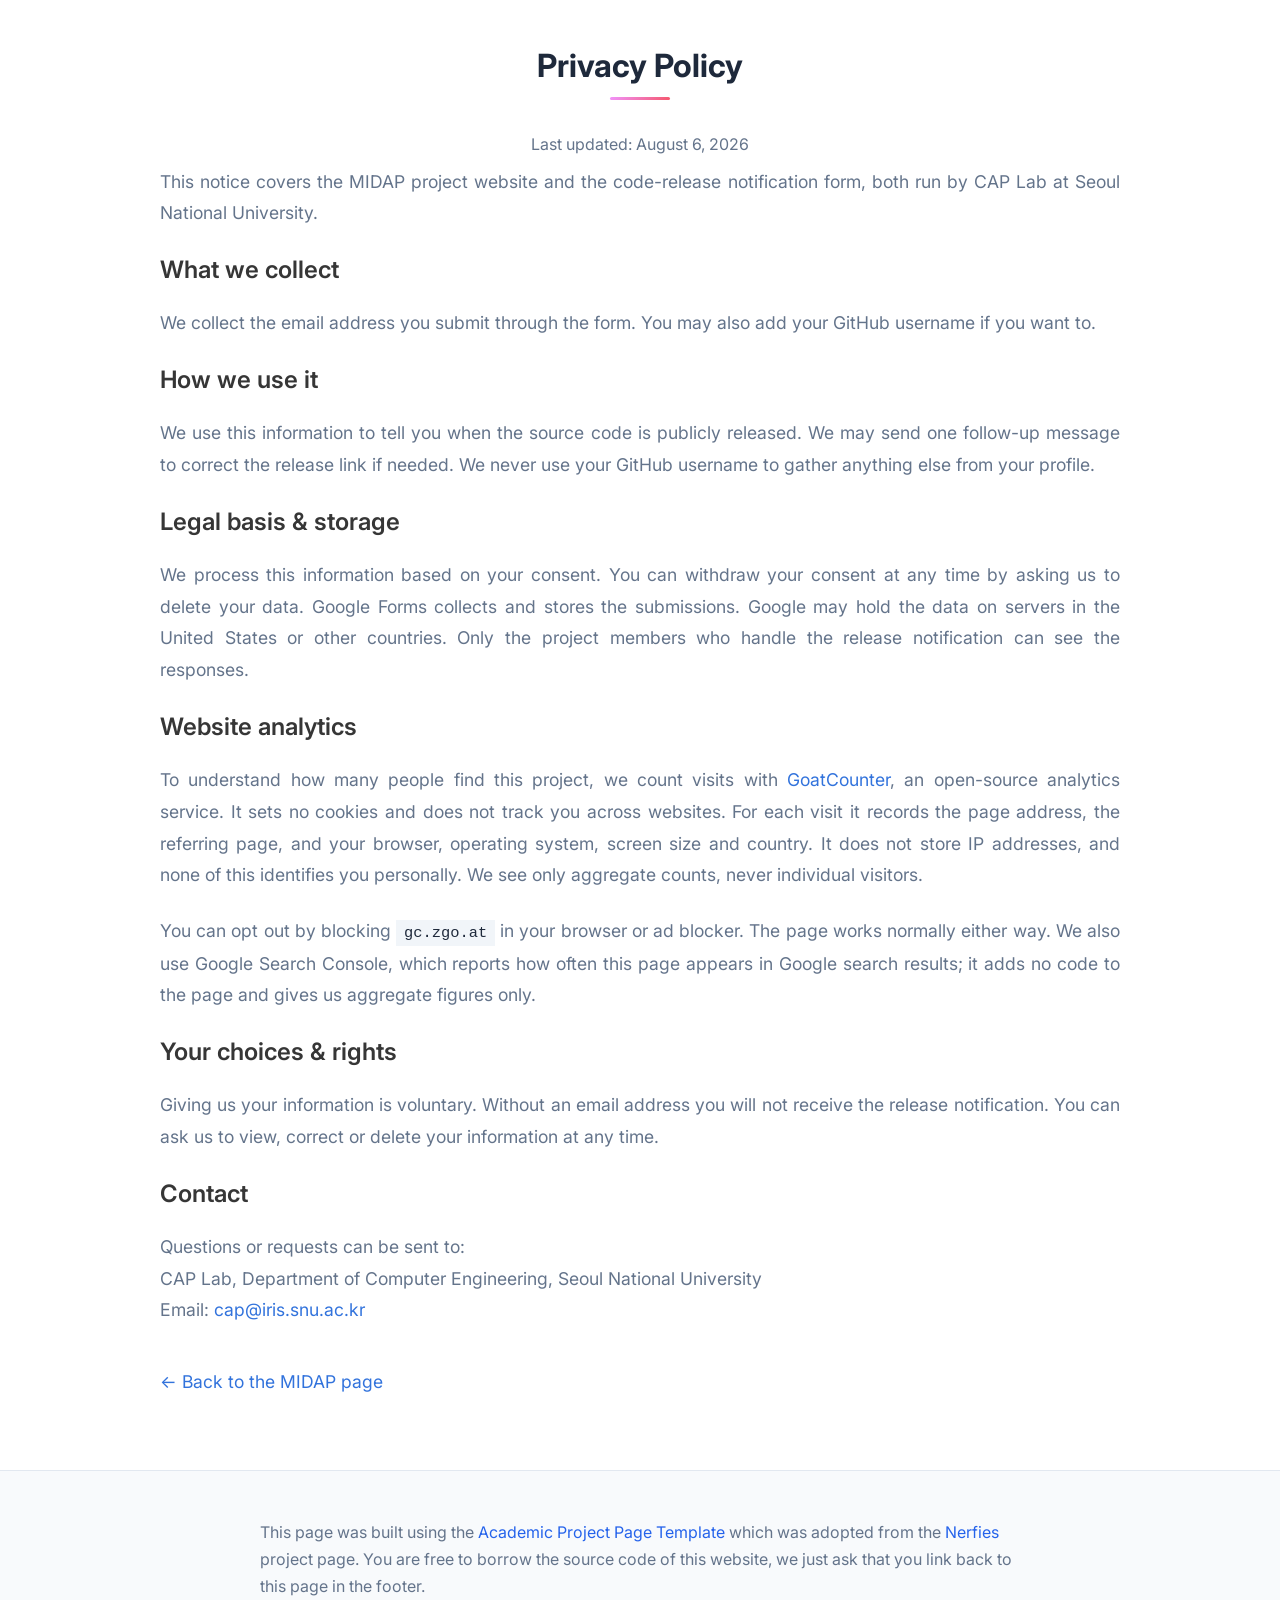
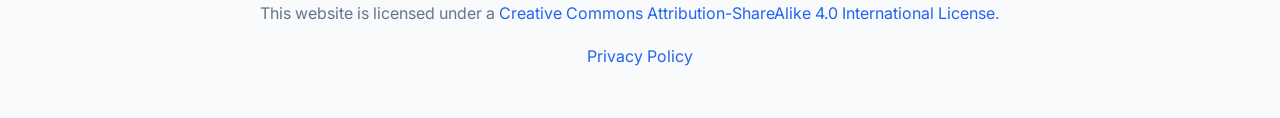
<file: privacy.html>
<!DOCTYPE html>
<html lang="en">
<head>
  <meta charset="utf-8">
  <meta name="viewport" content="width=device-width, initial-scale=1">

  <title>Privacy Policy · MIDAP</title>
  <meta name="description" content="Privacy policy for the MIDAP code-release notification form (CAP Lab, Seoul National University): what we collect, how we use it, storage, and your rights.">
  
  <meta name="robots" content="noindex, follow">
  <meta name="theme-color" content="#2563eb" media="(prefers-color-scheme: light)">
  <meta name="theme-color" content="#0f172a" media="(prefers-color-scheme: dark)">

  <link rel="preconnect" href="https://fonts.googleapis.com">
  <link rel="preconnect" href="https://fonts.gstatic.com" crossorigin>

  <link rel="icon" type="image/svg+xml" href="static/images/favicon.svg">
  <link rel="icon" type="image/png" sizes="32x32" href="static/images/favicon-32.png">
  <link rel="apple-touch-icon" href="static/images/apple-touch-icon.png">

  <script>
    try {
      var t = localStorage.getItem('midap-theme');
      if (t === 'light' || t === 'dark') document.documentElement.setAttribute('data-theme', t);
    } catch (e) { /* storage blocked */ }
  </script>
  <link rel="stylesheet" href="static/css/bulma.min.css">
  <link rel="stylesheet" href="static/css/index.css">

  <link href="https://fonts.googleapis.com/css2?family=Inter:wght@400;500;600;700;800&display=swap" rel="stylesheet">

  <!-- Cookieless, aggregate-only visit counts (described below) -->
  <script data-goatcounter="https://openmidap.goatcounter.com/count"
          async src="https://gc.zgo.at/count.js"></script>
</head>
<body>

  <section class="section">
    <div class="container is-max-desktop">

      <h1 class="title is-3 has-text-centered">Privacy Policy</h1>
      <p class="section-lead has-text-centered">Last updated: August 6, 2026</p>

      <div class="content has-text-justified">

        <p>
          This notice covers the MIDAP project website and the code-release notification form, both run by
          CAP Lab at Seoul National University.
        </p>

        <h2 class="title is-4">What we collect</h2>
        <p>
          We collect the email address you submit through the form. You may also add your GitHub username
          if you want to.
        </p>

        <h2 class="title is-4">How we use it</h2>
        <p>
          We use this information to tell you when the source code is publicly released. We may send
          one follow-up message to correct the release link if needed. We never use your GitHub username to
          gather anything else from your profile.
        </p>

        <h2 class="title is-4">Legal basis &amp; storage</h2>
        <p>
          We process this information based on your consent. You can withdraw your consent at any time by
          asking us to delete your data. Google Forms collects and stores the submissions. Google may hold
          the data on servers in the United States or other countries. Only the project members who handle
          the release notification can see the responses.
        </p>

        <h2 class="title is-4">Website analytics</h2>
        <p>
          To understand how many people find this project, we count visits with
          <a href="https://www.goatcounter.com/" target="_blank" rel="noopener">GoatCounter</a>, an open-source analytics
          service. It sets no cookies and does not track you across websites. For each visit it records the
          page address, the referring page, and your browser, operating system, screen size and country.
          It does not store IP addresses, and none of this identifies you personally. We see only aggregate
          counts, never individual visitors.
        </p>
        <p>
          You can opt out by blocking <code>gc.zgo.at</code> in your browser or ad blocker. The page works
          normally either way. We also use Google Search Console, which reports how often this page appears
          in Google search results; it adds no code to the page and gives us aggregate figures only.
        </p>

        <h2 class="title is-4">Your choices &amp; rights</h2>
        <p>
          Giving us your information is voluntary. Without an email address you will not receive the release
          notification. You can ask us to view, correct or delete your information at any time.
        </p>

        <h2 class="title is-4">Contact</h2>
        <p>
          Questions or requests can be sent to:<br>
          CAP Lab, Department of Computer Engineering, Seoul National University<br>
          Email: <a href="mailto:cap@iris.snu.ac.kr">cap@iris.snu.ac.kr</a>
        </p>

        <p class="privacy-back">
          <a href="index.html">&larr; Back to the MIDAP page</a>
        </p>

      </div>
    </div>
  </section>

  <!-- ==================== FOOTER (template credit + CC BY-SA — DO NOT REMOVE) ==================== -->
  <footer class="footer">
  <div class="container">
    <div class="columns is-centered">
      <div class="column is-8">
        <div class="content">

          <p>
            This page was built using the <a href="https://github.com/eliahuhorwitz/Academic-project-page-template" target="_blank" rel="noopener">Academic Project Page Template</a> which was adopted from the <a href="https://nerfies.github.io" target="_blank" rel="noopener">Nerfies</a> project page.
            You are free to borrow the source code of this website, we just ask that you link back to this page in the footer. <br> This website is licensed under a <a rel="license noopener" href="https://creativecommons.org/licenses/by-sa/4.0/" target="_blank">Creative
            Commons Attribution-ShareAlike 4.0 International License</a>.
          </p>

          <p class="has-text-centered"><a href="privacy.html">Privacy Policy</a></p>

        </div>
      </div>
    </div>
  </div>
</footer>

</body>
</html>
</file>
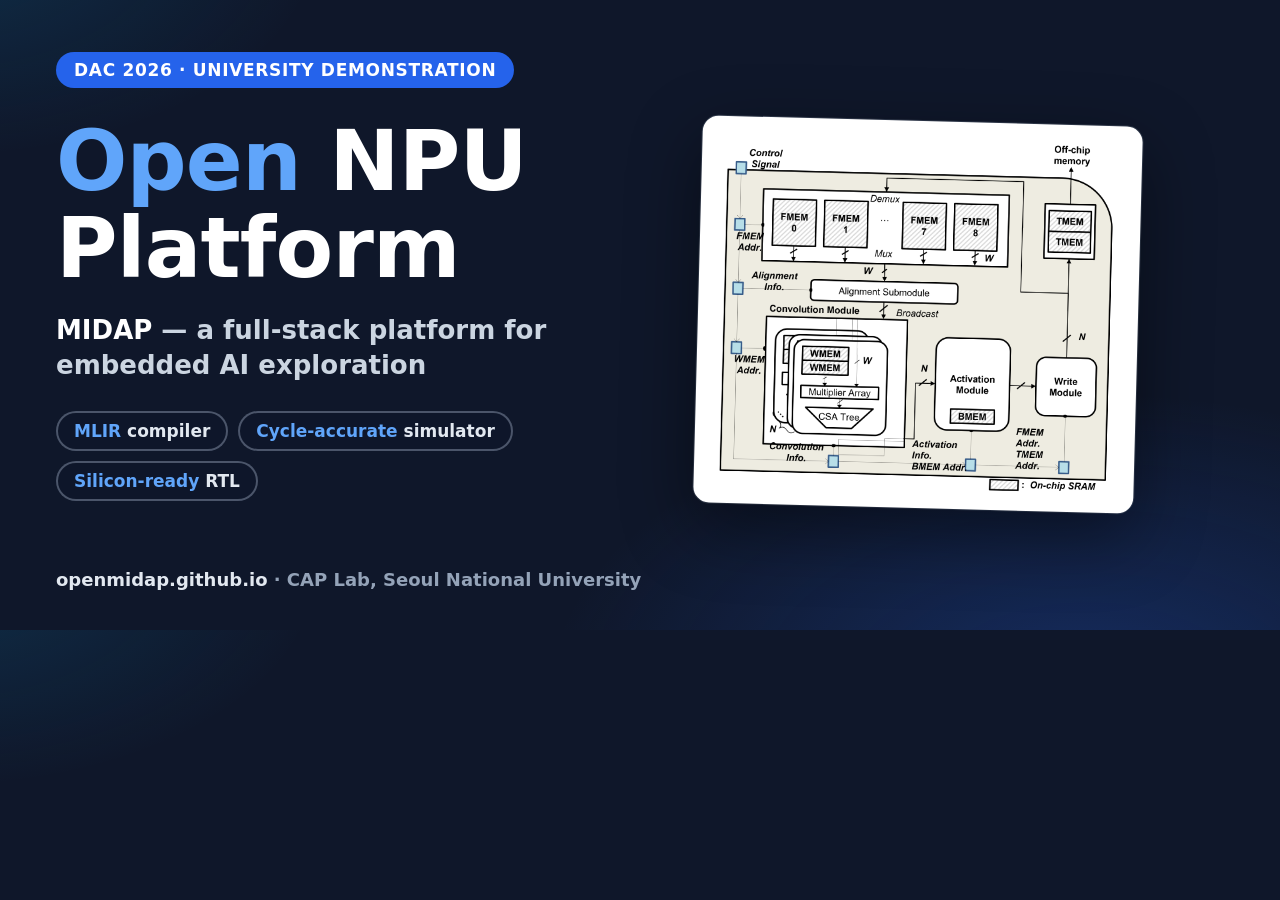
<file: tools/og-card.html>
<!doctype html>
<html><head><meta charset="utf-8"><style>
  * { margin:0; padding:0; box-sizing:border-box; }
  body { position:relative;
    width:1200px; height:630px; overflow:hidden;
    font-family:'Inter','Segoe UI',-apple-system,'DejaVu Sans',sans-serif;
    background:#0f172a;
    background-image:
      radial-gradient(ellipse 900px 500px at 85% 110%, rgba(37,99,235,0.28), transparent 60%),
      radial-gradient(ellipse 700px 400px at -5% -10%, rgba(14,165,233,0.16), transparent 55%);
    color:#fff; display:flex; align-items:stretch;
  }
  .left { flex:1.3; padding:52px 16px 44px 56px; display:flex; flex-direction:column; }
  .badge {
    align-self:flex-start; padding:8px 18px; border-radius:999px; white-space:nowrap;
    background:#2563eb; font-size:17px; font-weight:700; letter-spacing:0.04em;
    text-transform:uppercase; margin-bottom:30px;
  }
  h1 { font-size:84px; font-weight:800; line-height:1.04; letter-spacing:-0.01em; margin-bottom:20px; }
  h1 .accent { color:#60a5fa; }
  .sub { font-size:26px; font-weight:600; line-height:1.35; color:#cbd5e1; max-width:560px; margin-bottom:28px; }
  .sub b { color:#fff; }
  .chips { display:flex; flex-wrap:wrap; gap:10px; max-width:580px; }
  .chip {
    padding:8px 16px; border:2px solid rgba(148,163,184,0.45); border-radius:999px;
    font-size:17px; font-weight:600; color:#e2e8f0; background:rgba(15,23,42,0.5); white-space:nowrap;
  }
  .chip b { color:#60a5fa; }
  .foot { position:absolute; left:56px; bottom:40px; font-size:18px; font-weight:600; color:#94a3b8; white-space:nowrap; }
  .foot b { color:#e2e8f0; }
  .right { flex:1; display:flex; align-items:center; justify-content:center; padding:44px 48px 44px 4px; }
  .shot {
    background:#fff; border-radius:16px; padding:15px;
    box-shadow:0 24px 70px rgba(0,0,0,0.45), 0 0 0 1px rgba(148,163,184,0.25);
    transform:rotate(1.5deg);
  }
  .shot img { display:block; width:410px; height:auto; }
</style></head>
<body>
  <div class="left">
    <div class="badge">DAC 2026 · University Demonstration</div>
    <h1><span class="accent">Open</span> NPU<br>Platform</h1>
    <div class="sub"><b>MIDAP</b> — a full-stack platform for embedded AI exploration</div>
    <div class="chips">
      <div class="chip"><b>MLIR</b> compiler</div>
      <div class="chip"><b>Cycle-accurate</b> simulator</div>
      <div class="chip"><b>Silicon-ready</b> RTL</div>
    </div>
    <div class="foot"><b>openmidap.github.io</b> · CAP Lab, Seoul National University</div>
  </div>
  <div class="right"><div class="shot"><img src="../static/images/architecture.png"></div></div>
</body></html>
<!-- Social-card source (WEB-001; 2026-08-06 user decision: lead with "Open NPU
     Platform", MIDAP in the subtitle). Regenerate og-card.png with:
  google-chrome --headless=new --disable-gpu --window-size=1200,800 \
    --force-device-scale-factor=1 --screenshot=og-raw.png "file://$PWD/tools/og-card.html"
  then crop to 1200x630 (this Chrome build under-paints the bottom ~90px of the
  declared window, so render taller and crop):
  python3 -c "from PIL import Image; Image.open('og-raw.png').crop((0,0,1200,630)).convert('RGB').save('static/images/og-card.png', optimize=True)"
-->
</file>
<file: static/css/index.css>
/* Modern CSS Variables for consistent theming */
:root {
  --primary-color: #2563eb;
  --primary-hover: #1d4ed8;
  --secondary-color: #64748b;
  --accent-color: #0ea5e9;
  --text-primary: #1e293b;
  --text-secondary: #64748b;
  /* #94a3b8 failed WCAG AA (~2.6:1 on white); #6b7280 is 4.8:1 on white, 4.6:1 on --background-secondary */
  --text-light: #6b7280;
  --background-primary: #ffffff;
  --background-secondary: #f8fafc;
  --background-accent: #f1f5f9;
  --border-color: #e2e8f0;
  --shadow-sm: 0 1px 2px 0 rgb(0 0 0 / 0.05);
  --shadow-md: 0 4px 6px -1px rgb(0 0 0 / 0.1), 0 2px 4px -2px rgb(0 0 0 / 0.1);
  --shadow-lg: 0 10px 15px -3px rgb(0 0 0 / 0.1), 0 4px 6px -4px rgb(0 0 0 / 0.1);
  --shadow-xl: 0 20px 25px -5px rgb(0 0 0 / 0.1), 0 8px 10px -6px rgb(0 0 0 / 0.1);
  --gradient-primary: linear-gradient(135deg, #667eea 0%, #764ba2 100%);
  --gradient-accent: linear-gradient(135deg, #f093fb 0%, #f5576c 100%);
  --gradient-subtle: linear-gradient(135deg, #ffecd2 0%, #fcb69f 100%);
  --border-radius: 12px;
  --border-radius-lg: 16px;
  --transition: all 0.3s cubic-bezier(0.4, 0, 0.2, 1);
}

/* Smooth scrolling for better UX */
html {
  scroll-behavior: smooth;
}

/* Inline SVG icons (replaces Font Awesome webfont/JS delivery) */
.fai {
  width: 1em;
  height: 1em;
  fill: currentColor;
  vertical-align: -0.125em;
  flex: none;
}

/* Skip link: visually hidden until keyboard focus */
.skip-link {
  position: absolute;
  top: -100px;
  left: 1rem;
  z-index: 3000;
  padding: 0.6rem 1rem;
  background: var(--primary-color);
  color: #fff;
  font-weight: 600;
  border-radius: 0 0 var(--border-radius) var(--border-radius);
  text-decoration: none;
  transition: top 0.15s ease-out;
}
.skip-link:focus {
  top: 0;
}

body {
  font-family: 'Inter', 'Segoe UI', -apple-system, BlinkMacSystemFont, sans-serif;
  color: var(--text-primary);
  line-height: 1.6;
  font-size: 16px;
  background-color: var(--background-primary);
  -webkit-font-smoothing: antialiased;
  -moz-osx-font-smoothing: grayscale;
}


/* Modern Button Styles */
.button {
  border-radius: var(--border-radius) !important;
  font-weight: 600 !important;
  transition: var(--transition) !important;
  border: 2px solid transparent !important;
  position: relative;
  overflow: hidden;
}

.button.is-dark {
  background: var(--text-primary) !important;
  border: none !important;
  color: white !important;
  box-shadow: var(--shadow-md);
}

.button.is-dark:hover {
  transform: translateY(-2px);
  box-shadow: var(--shadow-lg);
  background: var(--primary-color) !important;
}

.button.is-dark:active {
  transform: translateY(0);
  box-shadow: var(--shadow-md);
}

.footer .icon-link {
    font-size: 25px;
    color: var(--text-secondary);
    transition: var(--transition);
}

.footer .icon-link:hover {
    color: var(--primary-color);
    transform: translateY(-2px);
}

.link-block a {
    margin: 8px 4px;
}

.dnerf {
  font-variant: small-caps;
}


/* Hero Section Modernization */
.hero {
  position: relative;
  overflow: hidden;
}

.hero.is-light {
  background: var(--background-secondary);
  border-top: 1px solid var(--border-color);
  border-bottom: 1px solid var(--border-color);
}

.hero-body {
  /* extra top padding so the centered badge/title clears the fixed top-right
     floating actions (Join Waitlist / Papers) on desktop */
  padding: 6rem 1.5rem 4rem;
}

.teaser .hero-body {
  padding-top: 2rem;
  padding-bottom: 4rem;
}

.teaser {
  font-family: 'Inter', sans-serif;
}


/* Publication Content Styling */
.publication-title {
    font-family: 'Inter', sans-serif !important;
    font-weight: 800 !important;
    color: var(--text-primary) !important;
    margin-bottom: 2rem !important;
    line-height: 1.1 !important;
}

.publication-banner {
  max-height: 70vh;
  border-radius: var(--border-radius-lg);
  overflow: hidden;
  box-shadow: var(--shadow-xl);
  margin: 2rem 0;
}

.publication-banner video {
  position: relative;
  left: auto;
  top: auto;
  transform: none;
  object-fit: cover;
  width: 100%;
  height: 100%;
  border-radius: var(--border-radius-lg);
}

.publication-header .hero-body {
  padding: 6rem 1.5rem 4rem;
}

.publication-authors {
    font-family: 'Inter', sans-serif !important;
    font-weight: 500;
    margin-bottom: 1.5rem;
}

.publication-venue {
    color: var(--text-secondary);
    width: fit-content;
    font-weight: 600;
    background: var(--background-accent);
    padding: 0.5rem 1rem;
    border-radius: var(--border-radius);
    margin-top: 1rem;
    display: inline-block;
}

.publication-awards {
    color: #ef4444;
    width: fit-content;
    font-weight: 700;
    background: linear-gradient(135deg, #fef2f2, #fee2e2);
    padding: 0.5rem 1rem;
    border-radius: var(--border-radius);
    border-left: 4px solid #ef4444;
    margin-top: 1rem;
}

.publication-authors a {
   color: var(--primary-color) !important;
   text-decoration: none;
   font-weight: 600;
   transition: var(--transition);
   position: relative;
}

.publication-authors a::after {
    content: '';
    position: absolute;
    width: 0;
    height: 2px;
    bottom: -2px;
    left: 0;
    background: var(--gradient-accent);
    transition: var(--transition);
}

.publication-authors a:hover::after {
    width: 100%;
}

.publication-authors a:hover {
    color: var(--primary-hover) !important;
}

.author-block {
  display: inline-block;
  margin-right: 0.5rem;
}

.publication-banner img {
  border-radius: var(--border-radius-lg);
  box-shadow: var(--shadow-lg);
  transition: var(--transition);
}

.publication-banner img:hover {
  transform: scale(1.02);
  box-shadow: var(--shadow-xl);
}

/* Modern Video and Carousel Styling */
.publication-video {
    position: relative;
    width: 100%;
    height: 0;
    padding-bottom: 56.25%;
    overflow: hidden;
    border-radius: var(--border-radius-lg) !important;
    box-shadow: var(--shadow-xl);
    transition: var(--transition);
}

.publication-video:hover {
    transform: translateY(-4px);
    box-shadow: var(--shadow-xl);
}

.publication-video iframe {
    position: absolute;
    top: 0;
    left: 0;
    width: 100%;
    height: 100%;
    border-radius: var(--border-radius-lg);
}

.publication-body img {
  border-radius: var(--border-radius);
  box-shadow: var(--shadow-md);
  transition: var(--transition);
}

.publication-body img:hover {
  transform: translateY(-2px);
  box-shadow: var(--shadow-lg);
}

.eql-cntrb {
  font-size: 0.875rem;
  color: var(--text-light);
  font-style: italic;
}

/* Section Titles */
.title.is-3 {
  font-family: 'Inter', sans-serif !important;
  font-weight: 700 !important;
  color: var(--text-primary);
  margin-bottom: 2rem !important;
  position: relative;
  padding-bottom: 1rem;
}

.title.is-3::after {
  content: '';
  position: absolute;
  bottom: 0;
  left: 50%;
  transform: translateX(-50%);
  width: 60px;
  height: 3px;
  background: var(--gradient-accent);
  border-radius: 2px;
}

/* Content Improvements */
.content.has-text-justified {
  font-size: 1.1rem;
  line-height: 1.8;
  color: var(--text-secondary);
}

.content.has-text-justified p {
  margin-bottom: 1.5rem;
}

/* Footer Improvements */
.footer {
  background: var(--background-secondary);
  border-top: 1px solid var(--border-color);
  padding: 3rem 1.5rem;
}

.footer .content {
  color: var(--text-secondary);
  line-height: 1.7;
}

.footer a {
  color: var(--primary-color);
  text-decoration: none;
  transition: var(--transition);
}

.footer a:hover {
  color: var(--primary-hover);
  text-decoration: underline;
}

/* BibTeX Styling */
pre {
  background: var(--background-accent) !important;
  border: 1px solid var(--border-color) !important;
  border-radius: var(--border-radius) !important;
  padding: 1.5rem !important;
  font-size: 0.9rem !important;
  overflow-x: auto;
  box-shadow: var(--shadow-sm);
}

code {
  background: var(--background-accent) !important;
  color: var(--text-primary) !important;
  font-family: 'SF Mono', 'Monaco', 'Cascadia Code', 'Roboto Mono', monospace !important;
}

/* BibTeX Section Improvements */
.bibtex-header {
  display: flex;
  justify-content: space-between;
  align-items: center;
  margin-bottom: 1rem;
}

.copy-bibtex-btn {
  background: var(--primary-color);
  color: white;
  border: none;
  border-radius: var(--border-radius);
  padding: 0.75rem 1rem;
  font-size: 0.9rem;
  font-weight: 600;
  cursor: pointer;
  transition: var(--transition);
  display: inline-flex;
  align-items: center;
  gap: 0.5rem;
}

.copy-bibtex-btn:hover {
  background: var(--primary-hover);
  transform: translateY(-2px);
  box-shadow: var(--shadow-md);
}

.copy-bibtex-btn.copied {
  background: #10b981;
}

/* Scroll to Top Button */
.scroll-to-top {
  position: fixed;
  bottom: 2rem;
  right: 2rem;
  width: 50px;
  height: 50px;
  background: var(--primary-color);
  color: white;
  border: none;
  border-radius: 50%;
  cursor: pointer;
  opacity: 0;
  visibility: hidden;
  transition: var(--transition);
  z-index: 999;
  display: flex;
  align-items: center;
  justify-content: center;
  font-size: 1.2rem;
  box-shadow: var(--shadow-lg);
}

.scroll-to-top:hover {
  background: var(--primary-hover);
  transform: translateY(-3px);
  box-shadow: var(--shadow-xl);
}

.scroll-to-top.visible {
  opacity: 1;
  visibility: visible;
}


/* --- Sticky section navigation (WEB-008) -------------------------------- */
.site-nav {
  position: sticky;
  top: 0;
  z-index: 900; /* below the fixed corner actions (1000) that share the bar row */
  background: rgba(255, 255, 255, 0.88);
  -webkit-backdrop-filter: blur(8px);
  backdrop-filter: blur(8px);
  border-bottom: 1px solid var(--border-color);
}
.site-nav-inner {
  display: flex;
  align-items: center;
  gap: 1.1rem;
  max-width: 1200px;
  margin: 0 auto;
  padding: 0 1.25rem;
  height: 3.6rem;
  /* keep links clear of the fixed Join Waitlist / Papers buttons riding the bar */
  padding-right: 19rem;
}
.site-nav-brand {
  font-weight: 800;
  font-size: 1.05rem;
  color: var(--text-primary);
  text-decoration: none;
  letter-spacing: 0.01em;
  flex: none;
}
.site-nav-brand:hover { color: var(--primary-color); }
.site-nav-links {
  display: flex;
  align-items: center;
  gap: 0.2rem;
  overflow-x: auto;
  -webkit-overflow-scrolling: touch;
  scrollbar-width: none;
}
.site-nav-links::-webkit-scrollbar { display: none; }
.site-nav-links a {
  padding: 0.35rem 0.65rem;
  border-radius: 8px;
  font-size: 0.88rem;
  font-weight: 600;
  color: var(--text-secondary);
  text-decoration: none;
  white-space: nowrap;
  transition: var(--transition);
}
.site-nav-links a:hover { color: var(--primary-color); background: var(--background-accent); }
.site-nav-links a.is-active {
  color: var(--primary-color);
  background: var(--background-accent);
}
/* anchored sections land below the sticky bar */
section[id], #main-content {
  scroll-margin-top: 4.4rem;
}

@media screen and (max-width: 768px) {
  /* corner actions sit at the bottom on phones, so the bar keeps full width */
  .site-nav-inner { padding-right: 1rem; height: 3.2rem; gap: 0.75rem; }
}

/* More Works Dropdown */
/* Fixed top-right controls wrapper (Papers + Join Waitlist) — rides on the
   sticky nav bar row on desktop */
.floating-actions {
  position: fixed;
  top: 0.55rem;
  right: 1.25rem;
  z-index: 1000;
  display: flex;
  align-items: flex-start;
  gap: 0.6rem;
}
.more-works-container,
.waitlist-container {
  position: relative;
}

.more-works-btn {
  background: var(--background-primary);
  color: var(--text-primary);
  border: 2px solid var(--border-color);
  border-radius: var(--border-radius-lg);
  padding: 0.75rem 1.25rem;
  font-weight: 600;
  font-size: 0.9rem;
  box-shadow: var(--shadow-md);
  transition: var(--transition);
  cursor: pointer;
  text-decoration: none;
  display: inline-flex;
  align-items: center;
  gap: 0.5rem;
  font-family: 'Inter', sans-serif;
}

.more-works-btn:hover {
  transform: translateY(-2px);
  box-shadow: var(--shadow-lg);
  background: var(--background-secondary);
  border-color: var(--primary-color);
}

.more-works-btn .dropdown-arrow {
  transition: var(--transition);
  font-size: 0.8rem;
}

.more-works-btn.active .dropdown-arrow {
  transform: rotate(180deg);
}

.more-works-dropdown {
  position: absolute;
  top: calc(100% + 0.5rem);
  right: 0;
  width: 400px;
  max-width: 90vw;
  background: var(--background-primary);
  border: 1px solid var(--border-color);
  border-radius: var(--border-radius-lg);
  box-shadow: var(--shadow-xl);
  opacity: 0;
  visibility: hidden;
  transform: translateY(-10px);
  transition: var(--transition);
  max-height: 70vh;
  overflow-y: auto;
}

.more-works-dropdown.show {
  opacity: 1;
  visibility: visible;
  transform: translateY(0);
}

/* Join Waitlist floating control — CTA button that opens the modal popup */
.waitlist-btn {
  background: var(--primary-color);
  color: #fff;
  border: 2px solid var(--primary-color);
  border-radius: var(--border-radius-lg);
  padding: 0.75rem 1.25rem;
  font-weight: 600;
  font-size: 0.9rem;
  box-shadow: var(--shadow-md);
  transition: var(--transition);
  cursor: pointer;
  display: inline-flex;
  align-items: center;
  gap: 0.5rem;
  font-family: 'Inter', sans-serif;
}
.waitlist-btn:hover {
  transform: translateY(-2px);
  box-shadow: var(--shadow-lg);
  background: var(--primary-hover);
  border-color: var(--primary-hover);
}
.waitlist-intro { margin: 0 0 1rem; font-size: 0.9rem; line-height: 1.5; color: var(--text-secondary); }

/* Waitlist modal popup */
body.modal-open { overflow: hidden; }
.waitlist-modal {
  position: fixed;
  inset: 0;
  z-index: 2000;
  display: none;
  align-items: center;
  justify-content: center;
  padding: 1rem;
}
.waitlist-modal.is-open { display: flex; }
.waitlist-modal-backdrop {
  position: absolute;
  inset: 0;
  background: rgb(15 23 42 / 0.55);
}
.waitlist-modal-card {
  position: relative;
  z-index: 1;
  width: 420px;
  max-width: 100%;
  max-height: 90vh;
  overflow-y: auto;
  background: var(--background-primary);
  border: 1px solid var(--border-color);
  border-top: 4px solid var(--primary-color);
  border-radius: var(--border-radius-lg);
  box-shadow: var(--shadow-xl);
  padding: 1.75rem 1.75rem 1.5rem;
  animation: waitlistPop 0.18s ease-out;
}
@keyframes waitlistPop {
  from { transform: translateY(12px) scale(0.98); opacity: 0; }
  to { transform: none; opacity: 1; }
}
.waitlist-modal-close {
  position: absolute;
  top: 0.75rem;
  right: 0.75rem;
  width: 2rem;
  height: 2rem;
  padding: 0;
  display: inline-flex;
  align-items: center;
  justify-content: center;
  font-size: 1rem;
  color: var(--text-secondary);
  background: var(--background-secondary);
  border: 1px solid var(--border-color);
  border-radius: 50%;
  cursor: pointer;
  transition: var(--transition);
}
.waitlist-modal-close:hover { color: var(--primary-color); border-color: var(--primary-color); }
.waitlist-modal-title { margin: 0 0 0.35rem; font-size: 1.25rem; font-weight: 700; color: var(--text-primary); }
.waitlist-modal .release-form .button.is-dark { width: 100%; justify-content: center; margin-top: 0.25rem; }
.waitlist-modal .release-form-status { margin-top: 0.6rem; }

/* Embedded Google Form in the modal — wider card, minimal internal scroll.
   (Used by index.html's waitlist modal.) */
.waitlist-modal-card--embed { width: 640px; }
.waitlist-embed iframe { display: block; width: 100%; border: 0; }
.waitlist-embed-fallback { margin: 0.75rem 0 0; font-size: 0.85rem; color: var(--text-secondary); }
.waitlist-embed-fallback a { color: var(--primary-color); }
/* Embed modal scrolls as a whole so a tall Google Form (incl. its submit button) is always reachable;
   a capped centered card would clip the bottom, and the wheel can't scroll the card while over the iframe. */
.waitlist-modal--embed { align-items: flex-start; overflow-y: auto; -webkit-overflow-scrolling: touch; }
.waitlist-modal--embed .waitlist-modal-backdrop { position: fixed; }
.waitlist-modal--embed .waitlist-modal-card { max-height: none; margin: 2rem auto; }
.waitlist-modal--embed .waitlist-modal-close { position: fixed; top: 1rem; right: 1rem; z-index: 2; }

/* form submit feedback */
.release-form-status.is-success { color: #15803d; font-weight: 600; }
.release-form-status.is-error { color: #dc2626; font-weight: 600; }

.dropdown-header {
  display: flex;
  justify-content: space-between;
  align-items: center;
  padding: 1.5rem 1.5rem 1rem;
  border-bottom: 1px solid var(--border-color);
}

.dropdown-header h4 {
  margin: 0;
  font-size: 1.1rem;
  font-weight: 700;
  color: var(--text-primary);
}

.close-btn {
  background: none;
  border: none;
  color: var(--text-secondary);
  cursor: pointer;
  padding: 0.5rem;
  border-radius: var(--border-radius);
  transition: var(--transition);
}

.close-btn:hover {
  background: var(--background-accent);
  color: var(--text-primary);
}

.works-list {
  padding: 1rem;
}

.work-item {
  display: flex;
  align-items: flex-start;
  justify-content: space-between;
  padding: 1rem;
  border-radius: var(--border-radius);
  text-decoration: none;
  color: inherit;
  transition: var(--transition);
  margin-bottom: 0.5rem;
}

.work-item:hover {
  background: var(--background-accent);
  transform: translateX(4px);
}

.work-info h5 {
  margin: 0 0 0.5rem 0;
  font-size: 1rem;
  font-weight: 500;
  color: var(--text-primary);
}

.work-info p {
  margin: 0 0 0.5rem 0;
  font-size: 0.9rem;
  color: var(--text-secondary);
  line-height: 1.4;
}

.work-venue {
  font-size: 0.8rem;
  color: var(--text-light);
  font-style: italic;
}

.work-item .work-ext {
  color: var(--text-light);
  font-size: 0.9rem;
  margin-top: 0.2rem;
  flex-shrink: 0;
}


/* Mobile Responsive Improvements */
@media screen and (max-width: 768px) {
  .hero-body {
    padding: 2rem 1rem;
  }
  
  .publication-header .hero-body {
    padding: 3rem 1rem 2rem;
  }
  
  .publication-title {
    font-size: 2.5rem !important;
    line-height: 1.2 !important;
    margin-bottom: 1.5rem !important;
  }
  
  .publication-authors {
    font-size: 1rem !important;
  }
  
  .button {
    margin: 0.25rem !important;
    font-size: 0.875rem !important;
    padding: 0.75rem 1rem !important;
  }
  
  .floating-actions {
    bottom: 2rem;
    right: 1rem;
    top: auto;
  }

  /* keep the scroll-to-top button clear of the bottom Join Waitlist / Papers bar */
  .scroll-to-top {
    bottom: 5.5rem;
    right: 1rem;
  }

  /* the floating bar sits over the page bottom on phones — give the footer
     enough tail room that its last lines (privacy link) stay reachable */
  .footer {
    padding-bottom: 7rem;
  }

  .more-works-btn,
  .waitlist-btn {
    padding: 0.6rem 1rem;
    font-size: 0.8rem;
  }
  
  .more-works-dropdown {
    width: calc(100vw - 2rem);
    right: -1rem;
    bottom: calc(100% + 0.5rem);
    top: auto;
  }
  
  .teaser .hero-body {
    padding: 1rem;
  }
  
  .content.has-text-justified {
    font-size: 1rem;
  }
}

@media screen and (max-width: 480px) {
  .publication-title {
    font-size: 2rem !important;
  }
  
  .hero-body {
    padding: 1.5rem 0.75rem;
  }
  
  .floating-actions {
    bottom: 2rem;
    right: 1rem;
    top: auto;
  }

  .more-works-btn,
  .waitlist-btn {
    padding: 0.5rem 0.75rem;
    font-size: 0.75rem;
  }
  
  .more-works-dropdown {
    position: absolute;
    bottom: calc(100% + 0.5rem);
    right: 0;
    width: calc(100vw - 2rem);
    max-width: 90vw;
  }
  
  .link-block {
    display: block;
    margin-bottom: 0.5rem;
  }
  
  .button {
    width: 100%;
    justify-content: center;
  }
}

/* Tablet Responsive */
@media screen and (min-width: 769px) and (max-width: 1024px) {
  .hero-body {
    padding: 6rem 2rem 3rem;
  }
  
  .publication-header .hero-body {
    padding: 4rem 2rem 3rem;
  }
}

/* Animation for page load */
@keyframes fadeInUp {
  from {
    opacity: 0;
    transform: translateY(30px);
  }
  to {
    opacity: 1;
    transform: translateY(0);
  }
}

.hero, .section {
  animation: fadeInUp 0.6s ease-out;
}

/* Improved focus states for accessibility — :focus-visible so mouse clicks don't
   leave a ring, but keyboard focus is always clearly marked */
.button:focus-visible,
.more-works-btn:focus-visible,
.waitlist-btn:focus-visible,
.scroll-to-top:focus-visible,
.copy-bibtex-btn:focus-visible,
.close-btn:focus-visible,
.waitlist-modal-close:focus-visible,
a:focus-visible {
  outline: 2px solid var(--primary-color);
  outline-offset: 2px;
}

/* Reduced motion: kill scripted/decorative animation and smooth scrolling site-wide */
@media (prefers-reduced-motion: reduce) {
  html {
    scroll-behavior: auto;
  }
  *,
  *::before,
  *::after {
    animation-duration: 0.01ms !important;
    animation-iteration-count: 1 !important;
    transition-duration: 0.01ms !important;
  }
}

/* Print styles */
@media print {
  .floating-actions,
  .scroll-to-top,
  .waitlist-modal,
  .skip-link,
  .site-nav,
  .fspanel {
    display: none !important;
  }

  .hero, .section {
    animation: none;
  }

  .button {
    background: transparent !important;
    color: var(--text-primary) !important;
    box-shadow: none !important;
  }
}


/* ==========================================================================
   MIDAP project-page additions (hardware-accelerator layout)
   Reuses the :root design tokens defined at the top of this file.
   ========================================================================== */

/* --- DAC 2026 badge + hero tagline ------------------------------------- */
.dac-badge {
  display: inline-block;
  margin: 0 0 1.1rem;
  padding: 0.35rem 0.9rem;
  border-radius: 999px;
  background: var(--primary-color);
  color: #fff;
  font-size: 0.8rem;
  font-weight: 700;
  letter-spacing: 0.04em;
  text-transform: uppercase;
  box-shadow: var(--shadow-sm);
}
.dac-badge .fai { margin-right: 0.4rem; }

/* Subtitle line inside the H1 (keyword-rich part of the page heading) */
.publication-subtitle {
  display: block;
  margin-top: 0.35rem;
  font-size: 1.5rem;
  line-height: 1.3;
  font-weight: 600;
  color: var(--text-secondary);
}

.hero-tagline {
  max-width: 760px;
  margin: 1.2rem auto 0.4rem;
  font-size: 1.3rem;
  line-height: 1.5;
  font-weight: 600;
  color: var(--text-primary);
}
.hero-tagline .accent { color: var(--primary-color); }

/* What the full stack includes — three chips under the tagline */
.hero-stack {
  display: flex;
  flex-wrap: wrap;
  justify-content: center;
  gap: 0.5rem;
  max-width: 760px;
  margin: 0.9rem auto 0;
}
.hero-stack-chip {
  display: inline-flex;
  align-items: center;
  gap: 0.45rem;
  padding: 0.35rem 0.85rem;
  border: 1px solid var(--border-color);
  border-radius: 999px;
  background: var(--background-secondary);
  font-size: 0.88rem;
  font-weight: 600;
  color: var(--text-secondary);
}
.hero-stack-chip .fai { color: var(--primary-color); }

/* Release status line (H1 2027 + waitlist link) */
.hero-status {
  margin: 0.9rem auto 0;
  font-size: 0.95rem;
  color: var(--text-secondary);
}
.hero-status .pill { margin-right: 0.45rem; vertical-align: 0.08em; }
.hero-status a { color: var(--primary-color); font-weight: 600; }
.hero-subtagline {
  max-width: 720px;
  margin: 0.3rem auto 0;
  color: var(--text-secondary);
  font-size: 1.02rem;
}

/* --- TODO(verify) markers (unsourced numbers) -------------------------- */
.todo {
  display: inline-block;
  padding: 0.05em 0.5em;
  border: 1px dashed #f59e0b;
  border-radius: 6px;
  background: #fffbeb;
  color: #92400e;
  font-family: 'SFMono-Regular', Consolas, 'Liberation Mono', Menlo, monospace;
  font-size: 0.82em;
  font-weight: 600;
  white-space: normal;
}
.todo::before { content: "⚠ "; }

/* --- Privacy page: back link spacing ---------------------------------- */
.privacy-back { margin-top: 2.5rem; }

/* --- Tables: mobile-safe horizontal scroll wrapper --------------------- */
.table-wrap {
  width: 100%;
  overflow-x: auto;
  -webkit-overflow-scrolling: touch;
  margin: 1.2rem 0 0.6rem;
  border: 1px solid var(--border-color);
  border-radius: var(--border-radius);
  box-shadow: var(--shadow-sm);
}
table.midap-table {
  border-collapse: collapse;
  width: 100%;
  min-width: 560px; /* forces horizontal scroll on narrow screens instead of squashing */
  font-size: 0.95rem;
  background: var(--background-primary);
}
table.midap-table caption {
  caption-side: top;
  text-align: left;
  padding: 0.75rem 1rem 0.4rem;
  color: var(--text-secondary);
  font-size: 0.9rem;
  font-weight: 600;
}
table.midap-table th,
table.midap-table td {
  padding: 0.7rem 1rem;
  text-align: left;
  vertical-align: top;
  border-bottom: 1px solid var(--border-color);
}
table.midap-table thead th {
  background: var(--background-accent);
  color: var(--text-primary);
  font-weight: 700;
  border-bottom: 2px solid var(--border-color);
  white-space: nowrap;
}
table.midap-table th[scope="row"] {
  font-weight: 600;
  color: var(--text-primary);
  white-space: nowrap;
}
table.midap-table tbody tr:last-child td { border-bottom: none; }
table.midap-table tbody tr:hover { background: var(--background-secondary); }
.table-note {
  margin: 0.2rem 0 0;
  color: var(--text-light);
  font-size: 0.85rem;
}

/* --- "Answer in 3 minutes" quick-answer grid (spec sheet top) ---------- */
.qa-grid {
  display: grid;
  grid-template-columns: repeat(auto-fit, minmax(220px, 1fr));
  gap: 1rem;
  margin: 1.4rem 0;
}
.qa-card {
  background: var(--background-primary);
  border: 1px solid var(--border-color);
  border-left: 4px solid var(--primary-color);
  border-radius: var(--border-radius);
  padding: 1rem 1.1rem;
  box-shadow: var(--shadow-sm);
  transition: var(--transition);
}
.qa-card:hover { box-shadow: var(--shadow-md); transform: translateY(-2px); }
.qa-card .q {
  display: block;
  font-size: 0.75rem;
  font-weight: 700;
  letter-spacing: 0.03em;
  text-transform: uppercase;
  color: var(--text-light);
  margin-bottom: 0.35rem;
}
.qa-card .a {
  font-size: 1.05rem;
  font-weight: 600;
  color: var(--text-primary);
  line-height: 1.4;
}

/* --- status pills ------------------------------------------------------ */
.pill {
  display: inline-block;
  padding: 0.12em 0.6em;
  border-radius: 999px;
  font-size: 0.78rem;
  font-weight: 700;
  line-height: 1.5;
  white-space: nowrap;
}
.pill.ok      { background: #dcfce7; color: #166534; }
.pill.info    { background: #dbeafe; color: #1e40af; }
.pill.soon    { background: #fef9c3; color: #854d0e; }
.pill.roadmap { background: #f1f5f9; color: #475569; }
.pill.warn    { background: #fee2e2; color: #991b1b; }

/* --- copyable code / command blocks ------------------------------------ */
.code-block { position: relative; margin: 1rem 0; }
.code-block pre { padding-right: 5.5rem; }
.copy-code-btn {
  position: absolute;
  top: 0.6rem;
  right: 0.6rem;
  display: inline-flex;
  align-items: center;
  gap: 0.35rem;
  padding: 0.3rem 0.6rem;
  border: 1px solid var(--border-color);
  border-radius: 8px;
  background: var(--background-primary);
  color: var(--text-secondary);
  font-size: 0.78rem;
  font-weight: 600;
  cursor: pointer;
  transition: var(--transition);
}
.copy-code-btn:hover { color: var(--primary-color); border-color: var(--primary-color); }
.copy-code-btn.copied { color: #166534; border-color: #166534; background: #dcfce7; }

/* --- spec-sheet / architecture helpers --------------------------------- */
.section-lead {
  max-width: 820px;
  margin: 0 auto 0.5rem;
  color: var(--text-secondary);
}
.section-note {
  max-width: 820px;
  margin: 0.2rem auto 0;
  color: var(--text-light);
  font-size: 0.85rem;
}
.midap-figure { margin: 1.5rem 0; text-align: center; }
.midap-figure img {
  max-width: 100%;
  height: auto;
  border-radius: var(--border-radius);
  box-shadow: var(--shadow-md);
  background: #fff;
}
.midap-figure figcaption {
  margin-top: 0.6rem;
  color: var(--text-light);
  font-size: 0.9rem;
}
.arch-cards {
  display: grid;
  grid-template-columns: repeat(auto-fit, minmax(260px, 1fr));
  gap: 1.1rem;
  margin: 1.4rem 0;
  text-align: left;
}
.arch-card {
  background: var(--background-primary);
  border: 1px solid var(--border-color);
  border-radius: var(--border-radius);
  padding: 1.25rem;
  box-shadow: var(--shadow-sm);
}
.arch-card h3 {
  margin: 0 0 0.6rem;
  font-size: 1.15rem;
  font-weight: 700;
  color: var(--primary-color);
}
.arch-card h3 .fai { margin-right: 0.45rem; }
.arch-card ul { margin: 0; padding-left: 1.1rem; }
.arch-card li { margin-bottom: 0.35rem; color: var(--text-secondary); }
.arch-card > p { margin: 0.2rem 0 0; color: var(--text-secondary); }

.release-signup {
  display: grid;
  grid-template-columns: minmax(220px, 0.8fr) minmax(0, 1.4fr);
  gap: 1.25rem;
  align-items: start;
  margin-top: 1.4rem;
  padding: 1.25rem;
  background: var(--background-primary);
  border: 1px solid var(--border-color);
  border-radius: var(--border-radius);
  box-shadow: var(--shadow-sm);
  text-align: left;
}
.release-signup-copy h3 {
  display: flex;
  align-items: center;
  gap: 0.5rem;
  margin: 0 0 0.5rem;
  font-size: 1.15rem;
  font-weight: 700;
  color: var(--primary-color);
}
.release-signup-copy p {
  margin: 0;
  color: var(--text-secondary);
}
.release-form .field {
  margin-bottom: 0.85rem;
}
.release-form-grid {
  display: grid;
  grid-template-columns: repeat(2, minmax(0, 1fr));
  gap: 0.85rem 1rem;
}
.release-form .label {
  margin-bottom: 0.35rem;
  color: var(--text-primary);
  font-size: 0.86rem;
  font-weight: 700;
}
.field-optional {
  color: var(--text-light);
  font-weight: 600;
}
.field-required {
  color: #f97316;
  font-weight: 700;
}
/* inline field error (custom validation, replaces the native browser bubble) */
.field-error {
  display: none;
  margin: 0.4rem 0 0;
  color: #dc2626;
  font-size: 0.82rem;
  font-weight: 600;
}
.field-error.is-visible { display: block; }
.release-form .input.is-invalid,
.release-form .input.is-invalid:focus {
  border-color: #dc2626;
  box-shadow: 0 0 0 3px rgb(220 38 38 / 0.14);
}
.release-form .input,
.release-form .textarea {
  border: 1px solid var(--border-color);
  border-radius: 8px;
  box-shadow: none;
  color: var(--text-primary);
}
.release-form .input:focus,
.release-form .textarea:focus {
  border-color: var(--primary-color);
  box-shadow: 0 0 0 3px rgb(37 99 235 / 0.12);
}
.release-consent-field {
  margin-top: 0.1rem;
}
.release-consent {
  display: flex;
  align-items: flex-start;
  gap: 0.55rem;
  color: var(--text-secondary);
  font-size: 0.9rem;
  line-height: 1.5;
}
.release-consent input {
  flex: 0 0 auto;
  margin-top: 0.25rem;
}
.release-form-actions {
  display: flex;
  align-items: center;
  justify-content: space-between;
  gap: 1rem;
  margin-top: 0.35rem;
  flex-wrap: wrap;
}
.release-form-note {
  max-width: 360px;
  margin: 0;
  color: var(--text-light);
  font-size: 0.85rem;
}


.release-form-status {
  display: none;
  margin: 0.75rem 0 0;
  color: var(--primary-color);
  font-size: 0.9rem;
  font-weight: 600;
}
.release-form-status.is-visible {
  display: block;
}


/* --- FAQ (mirrors the FAQPage JSON-LD in <head>) ------------------------ */
.faq-list {
  max-width: 820px;
  margin: 0 auto;
  text-align: left;
}
.faq-item {
  padding: 1.1rem 1.3rem;
  margin-bottom: 0.9rem;
  background: var(--background-primary);
  border: 1px solid var(--border-color);
  border-left: 4px solid var(--primary-color);
  border-radius: var(--border-radius);
  box-shadow: var(--shadow-sm);
}
.faq-item h3 {
  margin: 0 0 0.45rem;
  font-size: 1.05rem;
  font-weight: 700;
  color: var(--text-primary);
}
.faq-item p {
  margin: 0;
  color: var(--text-secondary);
  line-height: 1.6;
}
.faq-item a { color: var(--primary-color); font-weight: 600; }

/* Emphasis callout (e.g. the cross-validation "killer content" note) */
.callout {
  border-left: 4px solid var(--accent-color);
  background: var(--background-secondary);
  border-radius: 0 var(--border-radius) var(--border-radius) 0;
  padding: 0.9rem 1.1rem;
  margin: 1rem auto;
  max-width: 820px;
  text-align: left;
  color: var(--text-secondary);
}

@media screen and (max-width: 768px) {
  .hero-tagline { font-size: 1.12rem; }
  .qa-grid { grid-template-columns: 1fr; }
  .release-signup {
    grid-template-columns: 1fr;
    padding: 1rem;
  }
  .release-form-grid {
    grid-template-columns: 1fr;
  }
  .release-form-actions {
    align-items: flex-start;
  }
}

/* --- Full-stack flow: interactive SVG pipeline (focus mode) ---------------
   Selecting a node highlights it + its inputs/outputs and dims the rest; the
   side panel shows that node's description and connections. Built by
   buildFsFlow() in index.js from a node/edge model (single source of truth). */
:root { --fsflow-warm: #ea9a4a; --fsflow-warm-bg: #fdf2e6; }

.fsflow {
  display: grid;
  grid-template-columns: minmax(0, 1fr) 320px;
  gap: 1.25rem;
  align-items: start;
  margin: 1.5rem 0 0.5rem;
}
.fsflow-board {
  overflow-x: auto;
  -webkit-overflow-scrolling: touch;
  background: var(--background-secondary);
  border: 1px solid var(--border-color);
  border-radius: var(--border-radius);
  padding: 0.5rem;
}
.fsflow-svg { display: block; width: 100%; min-width: 560px; height: auto; }

/* decorative layer: MIDAP HLC container, COMPILE rail, Simulate/Emulate verbs */
.fs-hlc { fill: none; stroke: var(--border-color); stroke-width: 1.5; stroke-dasharray: 5 4; }
.fs-hlc-label { fill: var(--text-light); font-size: 11px; font-weight: 700; letter-spacing: 0.08em; }
.fs-rail { fill: var(--text-light); font-size: 11px; font-weight: 700; letter-spacing: 0.22em; text-anchor: middle; }

/* edges */
.fsedge { fill: none; stroke: var(--text-light); stroke-width: 1.6; opacity: 0.5; transition: opacity .15s, stroke-width .15s, stroke .15s; }
.fsedge.hot { stroke: var(--primary-color); stroke-width: 2.4; opacity: 1; }
.fsedge.dim { opacity: 0.12; }

/* nodes */
.fsnode { cursor: pointer; }
.fsnode rect { stroke-width: 1.6; transition: opacity .15s, filter .15s, stroke-width .15s; }
.fsnode:focus { outline: none; }
.fsnode:focus-visible rect { stroke: var(--primary-color); stroke-width: 2.6; }
.fsn-l { font-size: 13px; font-weight: 700; fill: var(--text-primary); pointer-events: none; }
.fsn-s { font-size: 10px; font-weight: 500; fill: var(--text-secondary); pointer-events: none; }
.fsnode.dim { opacity: 0.3; }
.fsnode.hot rect { stroke-width: 2.6; filter: drop-shadow(0 2px 8px rgb(37 99 235 / 0.35)); }

/* per-group fills */
.fsnode--in rect      { fill: var(--accent-color); stroke: var(--accent-color); }
.fsnode--in .fsn-l    { fill: #fff; }
.fsnode--in .fsn-s    { fill: rgb(255 255 255 / 0.85); }
.fsnode--compile rect { fill: #eff4ff; stroke: var(--primary-color); }
.fsnode--codegen rect { fill: #eef2ff; stroke: var(--primary-hover); }
.fsnode--sim rect     { fill: #e6f6fb; stroke: var(--accent-color); }
.fsnode--hw rect      { fill: var(--fsflow-warm-bg); stroke: var(--fsflow-warm); }
.fsnode--art rect     { fill: var(--background-primary); stroke: var(--border-color); }
.fsnode--art .fsn-l   { font-size: 11px; font-weight: 600; fill: var(--text-secondary); }

/* side panel */
.fspanel {
  position: sticky;
  top: 1rem;
  background: var(--background-primary);
  border: 1px solid var(--border-color);
  border-top: 3px solid var(--primary-color);
  border-radius: var(--border-radius);
  box-shadow: var(--shadow-sm);
  padding: 1.1rem 1.2rem;
  min-height: 220px;
}
.fsp-eyebrow { margin: 0 0 0.15rem; font-size: 0.72rem; font-weight: 700; letter-spacing: 0.1em; text-transform: uppercase; color: var(--text-light); }
.fsp-title { margin: 0 0 0.2rem; font-size: 1.12rem; font-weight: 700; color: var(--text-primary); }
.fsp-sub { margin: 0 0 0.6rem; font-size: 0.85rem; font-weight: 600; color: var(--accent-color); }
.fsp-desc { margin: 0.4rem 0 0.85rem; font-size: 0.9rem; line-height: 1.55; color: var(--text-secondary); }
.fsp-desc strong { color: var(--text-primary); }
.fsp-io { display: grid; grid-template-columns: 1fr 1fr; gap: 0.5rem 0.8rem; margin-bottom: 0.9rem; }
.fsp-io--single { grid-template-columns: 1fr; }
.fsp-iohdr { margin: 0 0 0.3rem; font-size: 0.68rem; font-weight: 700; letter-spacing: 0.08em; text-transform: uppercase; color: var(--text-light); }
.fsp-link { display: block; width: 100%; margin: 0 0 0.3rem; padding: 0.3rem 0.45rem; text-align: left; font: inherit; font-size: 0.8rem; color: var(--primary-color); background: var(--background-secondary); border: 1px solid var(--border-color); border-radius: 6px; cursor: pointer; transition: var(--transition); }
.fsp-link:hover { border-color: var(--primary-color); background: #eff4ff; }
/* static, non-clickable output labels (e.g. performance estimation / verification) */
.fsp-out { display: block; width: 100%; margin: 0 0 0.3rem; padding: 0.3rem 0.45rem; font-size: 0.8rem; color: var(--text-secondary); background: var(--background-secondary); border: 1px dashed var(--border-color); border-radius: 6px; }
.fsp-none { color: var(--text-light); font-size: 0.85rem; }
.fsp-reset { margin-top: 0.1rem; padding: 0.4rem 0.75rem; font: inherit; font-size: 0.8rem; font-weight: 600; color: var(--text-secondary); background: var(--background-secondary); border: 1px solid var(--border-color); border-radius: 7px; cursor: pointer; transition: var(--transition); }
.fsp-reset:hover { border-color: var(--primary-color); color: var(--primary-color); }
.fsp-legend { display: flex; flex-direction: column; gap: 0.4rem; margin-top: 0.4rem; font-size: 0.82rem; color: var(--text-secondary); }
.fsp-legend span { display: flex; align-items: center; gap: 0.5rem; }
.fsp-sw { width: 13px; height: 13px; border-radius: 4px; border: 1.5px solid; flex: none; }
.fsp-sw--compile { background: #eff4ff; border-color: var(--primary-color); }
.fsp-sw--sim { background: #e6f6fb; border-color: var(--accent-color); }
.fsp-sw--hw { background: var(--fsflow-warm-bg); border-color: var(--fsflow-warm); }
.fsp-sw--art { background: var(--background-primary); border-color: var(--border-color); }

/* close (✕) — only shown on the mobile bottom sheet */
.fsp-close {
  display: none;
  position: absolute;
  top: 0.55rem;
  right: 0.6rem;
  width: 2rem;
  height: 2rem;
  padding: 0;
  font: inherit;
  font-size: 1.05rem;
  line-height: 1;
  color: var(--text-secondary);
  background: var(--background-secondary);
  border: 1px solid var(--border-color);
  border-radius: 50%;
  cursor: pointer;
}

@media screen and (max-width: 900px) {
  .fsflow { grid-template-columns: 1fr; }
  .fspanel { position: static; }
  /* When a box is selected, the panel rises as a bottom sheet so its description
     is visible no matter how far the tapped box has been scrolled up. */
  .fspanel.is-active {
    position: fixed;
    top: auto;          /* override the base sticky top:1rem so the sheet hugs its content */
    left: 0;
    right: 0;
    bottom: 0;
    z-index: 1100;      /* above the Join Waitlist/Papers bar (1000) + scroll-to-top (999) so the
                           sheet cleanly covers them while open; below the waitlist modal (2000) */
    margin: 0;
    max-height: 72vh;
    overflow-y: auto;
    padding-top: 2.5rem;
    border: 1px solid var(--border-color);
    border-top: 3px solid var(--primary-color);
    border-radius: 16px 16px 0 0;
    box-shadow: 0 -8px 26px rgb(0 0 0 / 0.2);
    animation: fsSheetUp 0.18s ease-out;
  }
  .fspanel.is-active .fsp-close { display: block; }
  /* Sheet open but the diagram scrolled off screen (see buildFsFlow): hide it instead of
     resetting it, so the panel stays out of the flow and the page does not shift. */
  .fspanel.is-active.is-away { display: none; }
  /* keep a flick inside the sheet from scrolling the page behind it */
  .fspanel.is-active { overscroll-behavior: contain; }
}

@keyframes fsSheetUp { from { transform: translateY(100%); } to { transform: translateY(0); } }

/* --- Performance section: per-environment result tables -----------------
   Three measurement environments are rendered as three separate cards so
   figures are never visually merged across groups. Each card: a header band
   (group label + config line) that sits OUTSIDE the horizontal scroller and
   therefore stays visible on every screen size, the result table, and a footer
   with the group note / footnotes / source, visible on load.
   Wide screens show a real table (Network column pinned, horizontal scroll if
   needed); at <=768px every row collapses into a labelled card — see the
   stacking block below. */
.perf-group {
  margin: 1.6rem 0;
  background: var(--background-primary);
  border: 1px solid var(--border-color);
  border-radius: var(--border-radius);
  box-shadow: var(--shadow-sm);
  overflow: hidden;
  text-align: left;
}
.perf-group-head {
  padding: 0.8rem 1rem 0.7rem;
  background: var(--background-accent);
  border-bottom: 2px solid var(--border-color);
}
.perf-group-head h3 {
  margin: 0;
  font-size: 1.05rem;
  font-weight: 700;
  color: var(--text-primary);
}
.perf-group-config {
  margin: 0.15rem 0 0;
  font-size: 0.85rem;
  font-weight: 500;
  color: var(--text-secondary);
}
.perf-peak { vertical-align: 0.06em; } /* peak-TOPS badge (reuses .pill.info) */
.perf-def {
  max-width: 820px;
  margin: 0.6rem auto 0;
  font-size: 0.95rem;
  color: var(--text-secondary);
}
.perf-def strong { color: var(--text-primary); }
.perf-scroll {
  overflow-x: auto;
  -webkit-overflow-scrolling: touch;
}
.perf-scroll:focus-visible {
  outline: 2px solid var(--primary-color);
  outline-offset: -2px;
}
table.perf-table {
  width: 100%;
  min-width: 700px; /* 7 columns: horizontal scroll on phones instead of squashing */
  border-collapse: separate; /* keeps borders attached to the sticky column */
  border-spacing: 0;
  font-size: 0.92rem;
  background: var(--background-primary);
}
table.perf-table.cols-5 { min-width: 560px; } /* groups without power columns */
table.perf-table.cols-6 { min-width: 620px; } /* transformer group (adds a Clock column) */
table.perf-table th,
table.perf-table td {
  padding: 0.55rem 0.85rem;
  text-align: left;
  vertical-align: top;
  border-bottom: 1px solid var(--border-color);
}
table.perf-table thead th {
  background: var(--background-accent);
  color: var(--text-primary);
  font-weight: 700;
  white-space: nowrap;
  border-bottom: 2px solid var(--border-color);
}
table.perf-table tbody tr:last-child th,
table.perf-table tbody tr:last-child td { border-bottom: none; }
table.perf-table .num {
  text-align: right;
  font-variant-numeric: tabular-nums;
  white-space: nowrap;
}
/* pinned Network column */
table.perf-table thead th:first-child,
table.perf-table tbody th[scope="row"] {
  position: sticky;
  left: 0;
  z-index: 1;
  box-shadow: inset -1px 0 0 var(--border-color);
}
table.perf-table tbody th[scope="row"] {
  background: var(--background-primary);
  font-weight: 600;
  color: var(--text-primary);
  white-space: nowrap;
}
table.perf-table tbody tr:hover td,
table.perf-table tbody tr:hover th[scope="row"] { background: var(--background-secondary); }
.perf-fn-mark { font-size: 0.72em; line-height: 0; }
.perf-group-foot {
  padding: 0.65rem 1rem 0.8rem;
  border-top: 1px solid var(--border-color);
}
.perf-group-foot p {
  margin: 0.2rem 0 0;
  font-size: 0.83rem;
  line-height: 1.5;
  color: var(--text-secondary);
}
.perf-group-foot p:first-child { margin-top: 0; }
.perf-group-foot sup { font-size: 0.78em; }
.perf-source { color: var(--text-light); }
.perf-source a {
  color: var(--text-secondary);
  text-decoration: underline;
  text-decoration-color: var(--border-color);
  text-underline-offset: 2px;
  transition: var(--transition);
}
.perf-source a:hover {
  color: var(--primary-color);
  text-decoration-color: var(--primary-color);
}
.perf-notes-title {
  margin: 0 0 0.3rem;
  font-size: 0.78rem;
  font-weight: 700;
  letter-spacing: 0.06em;
  text-transform: uppercase;
  color: var(--text-light);
}
.perf-notes ul { margin: 0; padding-left: 1.1rem; }
.perf-notes li {
  margin-bottom: 0.35rem;
  font-size: 0.88rem;
  line-height: 1.55;
}
.perf-notes li:last-child { margin-bottom: 0; }

/* Phones / small tablets: 5-7 columns cannot fit, and a horizontal scroller
   hides every figure behind a swipe with no visible affordance (on a 390px
   phone only Network + Task were on screen). Each row therefore collapses into
   a labelled card: the network name is the card title and every remaining cell
   is one "label — value" line, so all figures are readable without scrolling
   sideways. Labels come from each cell's data-label in index.html. */
@media screen and (max-width: 768px) {
  .perf-scroll {
    overflow-x: visible;
    -webkit-overflow-scrolling: auto;
  }
  table.perf-table,
  table.perf-table.cols-5,
  table.perf-table.cols-6 {
    display: block;
    min-width: 0;
  }
  table.perf-table thead { display: none; }
  table.perf-table tbody { display: block; }
  table.perf-table tbody tr {
    display: block;
    padding: 0.7rem 1rem 0.8rem;
    border-bottom: 1px solid var(--border-color);
  }
  table.perf-table tbody tr:last-child { border-bottom: none; }
  table.perf-table tbody th[scope="row"] {
    position: static;
    display: block;
    padding: 0 0 0.4rem;
    font-size: 1rem;
    white-space: normal;
    background: transparent;
    border-bottom: none;
    box-shadow: none;
  }
  /* The label floats left and the value keeps flowing as normal inline content,
     so footnote marks (<sup>) stay attached to their value instead of being
     split off as a separate flex/grid item. */
  table.perf-table tbody td {
    display: block;
    overflow: hidden;
    padding: 0.2rem 0;
    border-bottom: none;
    text-align: right;
  }
  table.perf-table tbody td::before {
    content: attr(data-label);
    float: left;
    max-width: 50%;
    padding-right: 1rem;
    color: var(--text-light);
    font-size: 0.82rem;
    font-weight: 600;
    text-align: left;
  }
  /* row hover is a pointer affordance only — it would just flash on tap here */
  table.perf-table tbody tr:hover td,
  table.perf-table tbody tr:hover th[scope="row"] { background: transparent; }
}

/* Small tablets keep the real table: tighten the cell padding so even the widest
   group (7 columns) fits instead of leaving TOPS/W behind a horizontal scroll. */
@media screen and (min-width: 769px) and (max-width: 900px) {
  table.perf-table th,
  table.perf-table td { padding: 0.55rem 0.6rem; }
}

/* --- "Why MIDAP" advantage cards (source: DAC 2026 poster) -------------- */
.adv-card {
  margin: 1.4rem 0;
  padding: 1.35rem 1.5rem 1.25rem;
  background: var(--background-primary);
  border: 1px solid var(--border-color);
  border-radius: var(--border-radius);
  box-shadow: var(--shadow-sm);
  text-align: left;
}
.adv-head {
  display: flex;
  align-items: flex-start;
  gap: 0.9rem;
  margin-bottom: 1.05rem;
}
.adv-num {
  flex: none;
  display: flex;
  align-items: center;
  justify-content: center;
  width: 2rem;
  height: 2rem;
  margin-top: 0.15rem;
  border-radius: 50%;
  background: var(--primary-color);
  color: #fff;
  font-size: 1rem;
  font-weight: 800;
}
.adv-eyebrow {
  margin: 0 0 0.1rem;
  font-size: 0.72rem;
  font-weight: 700;
  letter-spacing: 0.1em;
  text-transform: uppercase;
  color: var(--text-light);
}
.adv-head h3 {
  margin: 0 0 0.3rem;
  font-size: 1.18rem;
  font-weight: 700;
  color: var(--text-primary);
}
.adv-sub { margin: 0; color: var(--text-secondary); }
.op-grid {
  display: grid;
  grid-template-columns: repeat(auto-fill, minmax(200px, 1fr));
  gap: 0.55rem;
  margin: 0;
  padding: 0;
  list-style: none;
}
.op-grid li {
  display: flex;
  align-items: center;
  justify-content: center;
  padding: 0.5rem 0.6rem;
  border: 1px solid var(--border-color);
  border-radius: 8px;
  background: var(--background-secondary);
  font-size: 0.88rem;
  font-weight: 600;
  color: var(--text-primary);
  text-align: center;
}
/* trailing "…and more" cell: same footprint, visually muted */
.op-grid .op-more {
  border-style: dashed;
  background: transparent;
  color: var(--text-light);
  font-weight: 500;
}

.adv-foot {
  margin: 0.95rem 0 0;
  font-size: 0.85rem;
  color: var(--text-light);
}
.adv-foot a,
.model-ref a {
  color: var(--text-secondary);
  text-decoration: underline;
  text-decoration-color: var(--border-color);
  text-underline-offset: 2px;
  transition: var(--transition);
}
.adv-foot a:hover,
.model-ref a:hover {
  color: var(--primary-color);
  text-decoration-color: var(--primary-color);
}
table.model-table {
  width: 100%;
  border-collapse: collapse;
  font-size: 0.92rem;
}
table.model-table th,
table.model-table td {
  padding: 0.5rem 0.9rem 0.5rem 0;
  text-align: left;
  vertical-align: top;
  border-bottom: 1px solid var(--border-color);
}
table.model-table th[scope="row"] {
  width: 11.5rem;
  font-weight: 600;
  color: var(--text-primary);
}
table.model-table td { color: var(--text-secondary); }
table.model-table tbody tr:last-child th,
table.model-table tbody tr:last-child td { border-bottom: none; }
.model-ref { font-size: 0.85em; color: var(--text-light); white-space: nowrap; }
@media screen and (max-width: 560px) {
  table.model-table th[scope="row"],
  table.model-table td {
    display: block;
    width: 100%;
  }
  table.model-table th[scope="row"] {
    padding-bottom: 0;
    border-bottom: none;
  }
  table.model-table td { padding-top: 0.1rem; }
}


/* ==========================================================================
   Dark mode (WEB-009) — follows the OS preference; no toggle.
   Strategy: flip the design tokens, then patch the handful of rules with
   hard-coded light-scheme colors (Bulma defaults, pills, flow-node fills).
   Images keep their light background by design (readability of diagrams).
   ========================================================================== */
/* ==========================================================================
   Dark mode (WEB-009) — follows the OS preference by default; the corner
   moon/sun button forces a scheme via data-theme on <html> (persisted in
   localStorage, applied pre-paint by an inline <head> bootstrap).
   The two blocks below are GENERATED from one rule set:
   (1) OS-dark, unless the visitor forced light; (2) forced dark.
   Keep them in sync — edit one, mirror the other.
   Images keep their light background by design (readability of diagrams).
   ========================================================================== */
@media (prefers-color-scheme: dark) {
  :root:not([data-theme="light"]) {
    --primary-color: #3b82f6;
    --primary-hover: #60a5fa;
    --accent-color: #0ea5e9;
    --text-primary: #e6ecf5;
    --text-secondary: #a7b4c7;
    --text-light: #8b99ad;
    --background-primary: #0f172a;
    --background-secondary: #172033;
    --background-accent: #1e293b;
    --border-color: #2e3b52;
  }
  :root:not([data-theme="light"]) .title,
  :root:not([data-theme="light"]) .subtitle,
  :root:not([data-theme="light"]) .hero.is-light .title,
  :root:not([data-theme="light"]) .hero.is-light .subtitle,
  :root:not([data-theme="light"]) .content h1,
  :root:not([data-theme="light"]) .content h2,
  :root:not([data-theme="light"]) .content h3,
  :root:not([data-theme="light"]) .content h4,
  :root:not([data-theme="light"]) strong {
    color: var(--text-primary);
  }
  :root:not([data-theme="light"]) a { color: #79a7ff;
  }
  :root:not([data-theme="light"]) .hero.is-light { color: inherit;
  }
  :root:not([data-theme="light"]) .button.is-dark {
    background: #2e3b52 !important;
  }
  :root:not([data-theme="light"]) .site-nav { background: rgba(15, 23, 42, 0.86);
  }
  :root:not([data-theme="light"]) .pill.ok { background: #14532d; color: #bbf7d0;
  }
  :root:not([data-theme="light"]) .pill.info { background: #1e3a8a; color: #c3d6fe;
  }
  :root:not([data-theme="light"]) .pill.soon { background: #713f12; color: #fde68a;
  }
  :root:not([data-theme="light"]) .pill.roadmap { background: #1e293b; color: #cbd5e1;
  }
  :root:not([data-theme="light"]) .pill.warn { background: #7f1d1d; color: #fecaca;
  }
  :root:not([data-theme="light"]) .copy-code-btn.copied { color: #bbf7d0; border-color: #14532d; background: #14532d;
  }
  :root:not([data-theme="light"]) .release-form-status.is-success { color: #4ade80;
  }
  :root:not([data-theme="light"]) .release-form-status.is-error,
  :root:not([data-theme="light"]) .field-error { color: #f87171;
  }
  :root:not([data-theme="light"]) .fsnode--compile rect { fill: #16233f;
  }
  :root:not([data-theme="light"]) .fsnode--codegen rect { fill: #1a2347;
  }
  :root:not([data-theme="light"]) .fsnode--sim rect { fill: #0e2b38;
  }
  :root:not([data-theme="light"]) { --fsflow-warm-bg: #33261a;
  }
  :root:not([data-theme="light"]) .fsp-sw--compile { background: #16233f;
  }
  :root:not([data-theme="light"]) .fsp-sw--sim { background: #0e2b38;
  }
  :root:not([data-theme="light"]) .fsp-link:hover { background: #1e293b;
  }
  :root:not([data-theme="light"]) .midap-figure img,
  :root:not([data-theme="light"]) .fsflow-board noscript img {
    border: 1px solid var(--border-color);
  }
}

  :root[data-theme="dark"] {
    --primary-color: #3b82f6;
    --primary-hover: #60a5fa;
    --accent-color: #0ea5e9;
    --text-primary: #e6ecf5;
    --text-secondary: #a7b4c7;
    --text-light: #8b99ad;
    --background-primary: #0f172a;
    --background-secondary: #172033;
    --background-accent: #1e293b;
    --border-color: #2e3b52;
  }
  :root[data-theme="dark"] .title,
  :root[data-theme="dark"] .subtitle,
  :root[data-theme="dark"] .hero.is-light .title,
  :root[data-theme="dark"] .hero.is-light .subtitle,
  :root[data-theme="dark"] .content h1,
  :root[data-theme="dark"] .content h2,
  :root[data-theme="dark"] .content h3,
  :root[data-theme="dark"] .content h4,
  :root[data-theme="dark"] strong {
    color: var(--text-primary);
  }
  :root[data-theme="dark"] a { color: #79a7ff;
  }
  :root[data-theme="dark"] .hero.is-light { color: inherit;
  }
  :root[data-theme="dark"] .button.is-dark {
    background: #2e3b52 !important;
  }
  :root[data-theme="dark"] .site-nav { background: rgba(15, 23, 42, 0.86);
  }
  :root[data-theme="dark"] .pill.ok { background: #14532d; color: #bbf7d0;
  }
  :root[data-theme="dark"] .pill.info { background: #1e3a8a; color: #c3d6fe;
  }
  :root[data-theme="dark"] .pill.soon { background: #713f12; color: #fde68a;
  }
  :root[data-theme="dark"] .pill.roadmap { background: #1e293b; color: #cbd5e1;
  }
  :root[data-theme="dark"] .pill.warn { background: #7f1d1d; color: #fecaca;
  }
  :root[data-theme="dark"] .copy-code-btn.copied { color: #bbf7d0; border-color: #14532d; background: #14532d;
  }
  :root[data-theme="dark"] .release-form-status.is-success { color: #4ade80;
  }
  :root[data-theme="dark"] .release-form-status.is-error,
  :root[data-theme="dark"] .field-error { color: #f87171;
  }
  :root[data-theme="dark"] .fsnode--compile rect { fill: #16233f;
  }
  :root[data-theme="dark"] .fsnode--codegen rect { fill: #1a2347;
  }
  :root[data-theme="dark"] .fsnode--sim rect { fill: #0e2b38;
  }
  :root[data-theme="dark"] { --fsflow-warm-bg: #33261a;
  }
  :root[data-theme="dark"] .fsp-sw--compile { background: #16233f;
  }
  :root[data-theme="dark"] .fsp-sw--sim { background: #0e2b38;
  }
  :root[data-theme="dark"] .fsp-link:hover { background: #1e293b;
  }
  :root[data-theme="dark"] .midap-figure img,
  :root[data-theme="dark"] .fsflow-board noscript img {
    border: 1px solid var(--border-color);
  }

/* --- Corner theme toggle (rides the nav bar with the other corner actions) - */
.theme-toggle {
  order: 3; /* visually last in the corner cluster */
  width: 2.65rem;
  height: 2.65rem;
  padding: 0;
  display: inline-flex;
  align-items: center;
  justify-content: center;
  font-size: 1rem;
  color: var(--text-primary);
  background: var(--background-primary);
  border: 2px solid var(--border-color);
  border-radius: 50%;
  box-shadow: var(--shadow-md);
  cursor: pointer;
  transition: var(--transition);
}
.theme-toggle:hover {
  transform: translateY(-2px);
  box-shadow: var(--shadow-lg);
  border-color: var(--primary-color);
  color: var(--primary-color);
}
.theme-toggle:focus-visible {
  outline: 2px solid var(--primary-color);
  outline-offset: 2px;
}
/* moon shows while light is active, sun while dark is active (mirrors the
   generated dark blocks above — keep in sync) */
.theme-toggle .icon-sun { display: none; }
@media (prefers-color-scheme: dark) {
  :root:not([data-theme="light"]) .theme-toggle .icon-moon { display: none; }
  :root:not([data-theme="light"]) .theme-toggle .icon-sun { display: inline-block; }
}
:root[data-theme="dark"] .theme-toggle .icon-moon { display: none; }
:root[data-theme="dark"] .theme-toggle .icon-sun { display: inline-block; }

@media screen and (max-width: 768px) {
  .theme-toggle { width: 2.35rem; height: 2.35rem; font-size: 0.9rem; }
}
</file>
